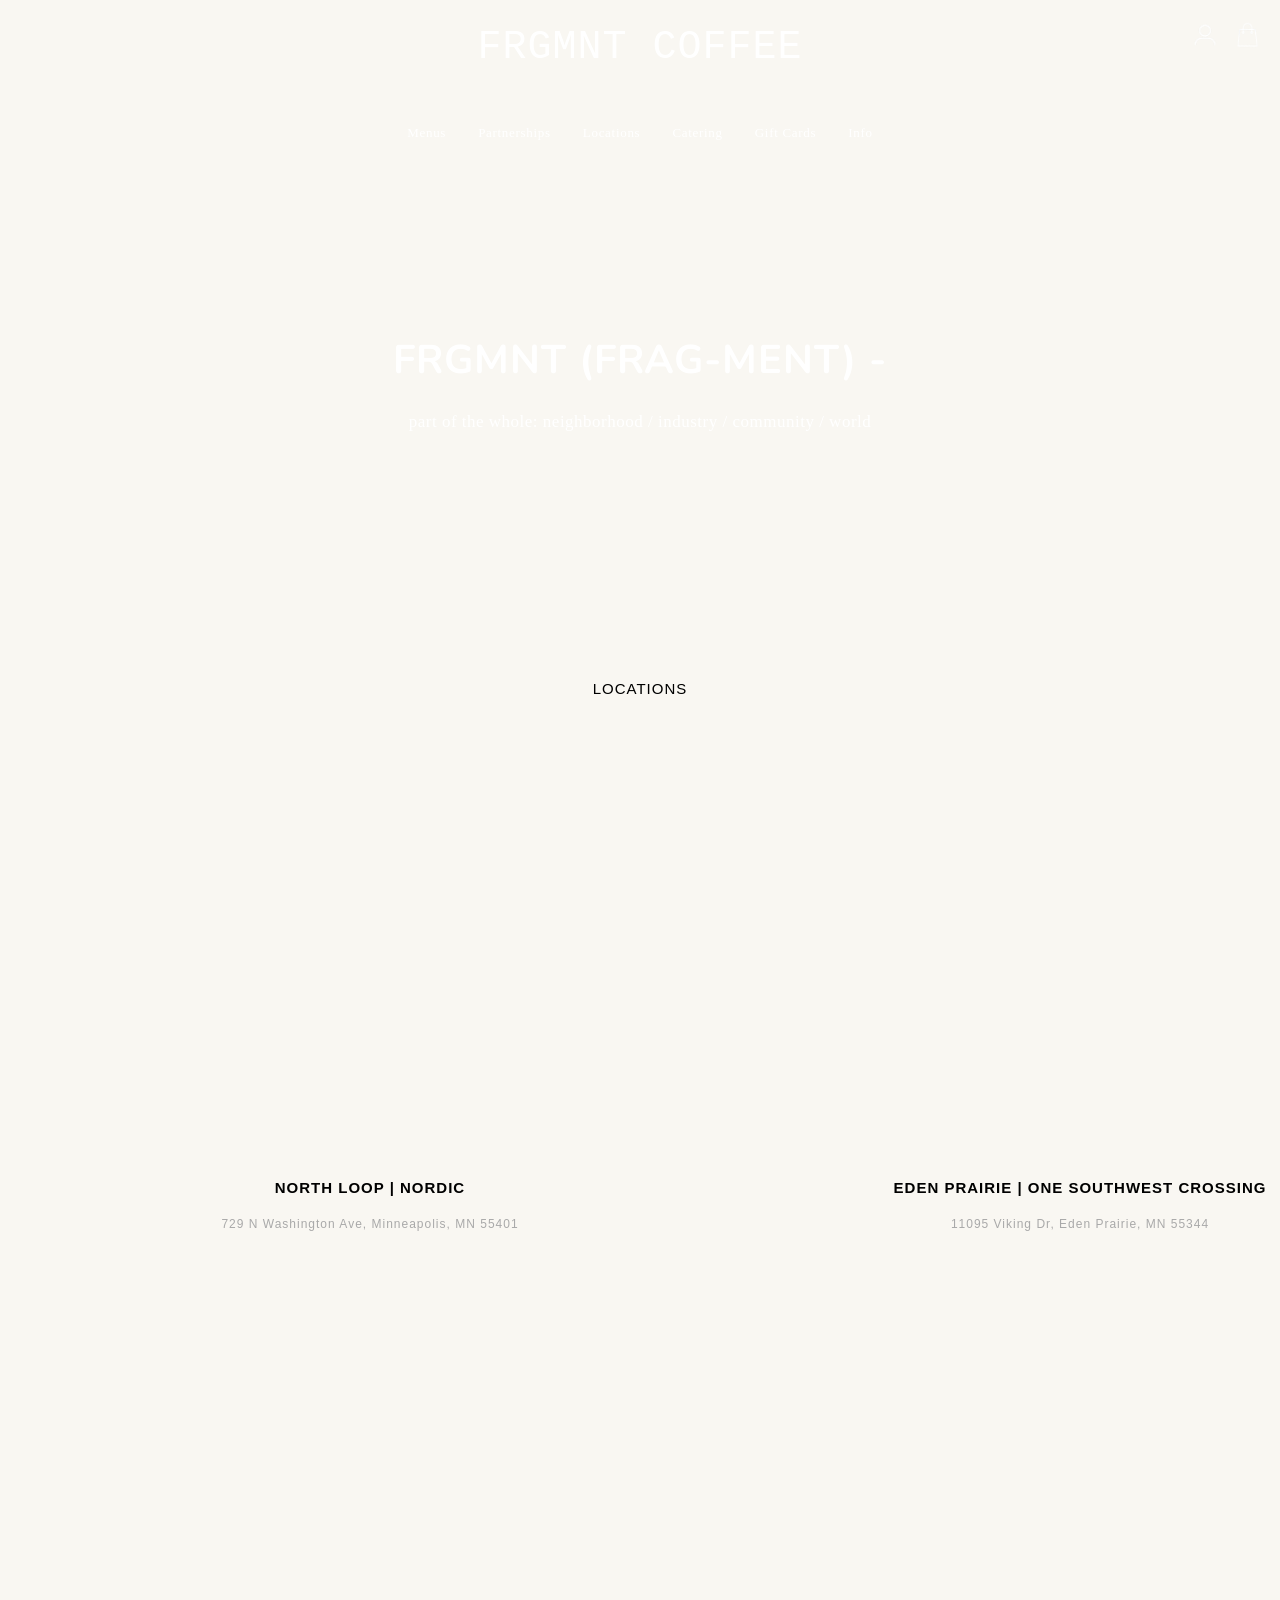
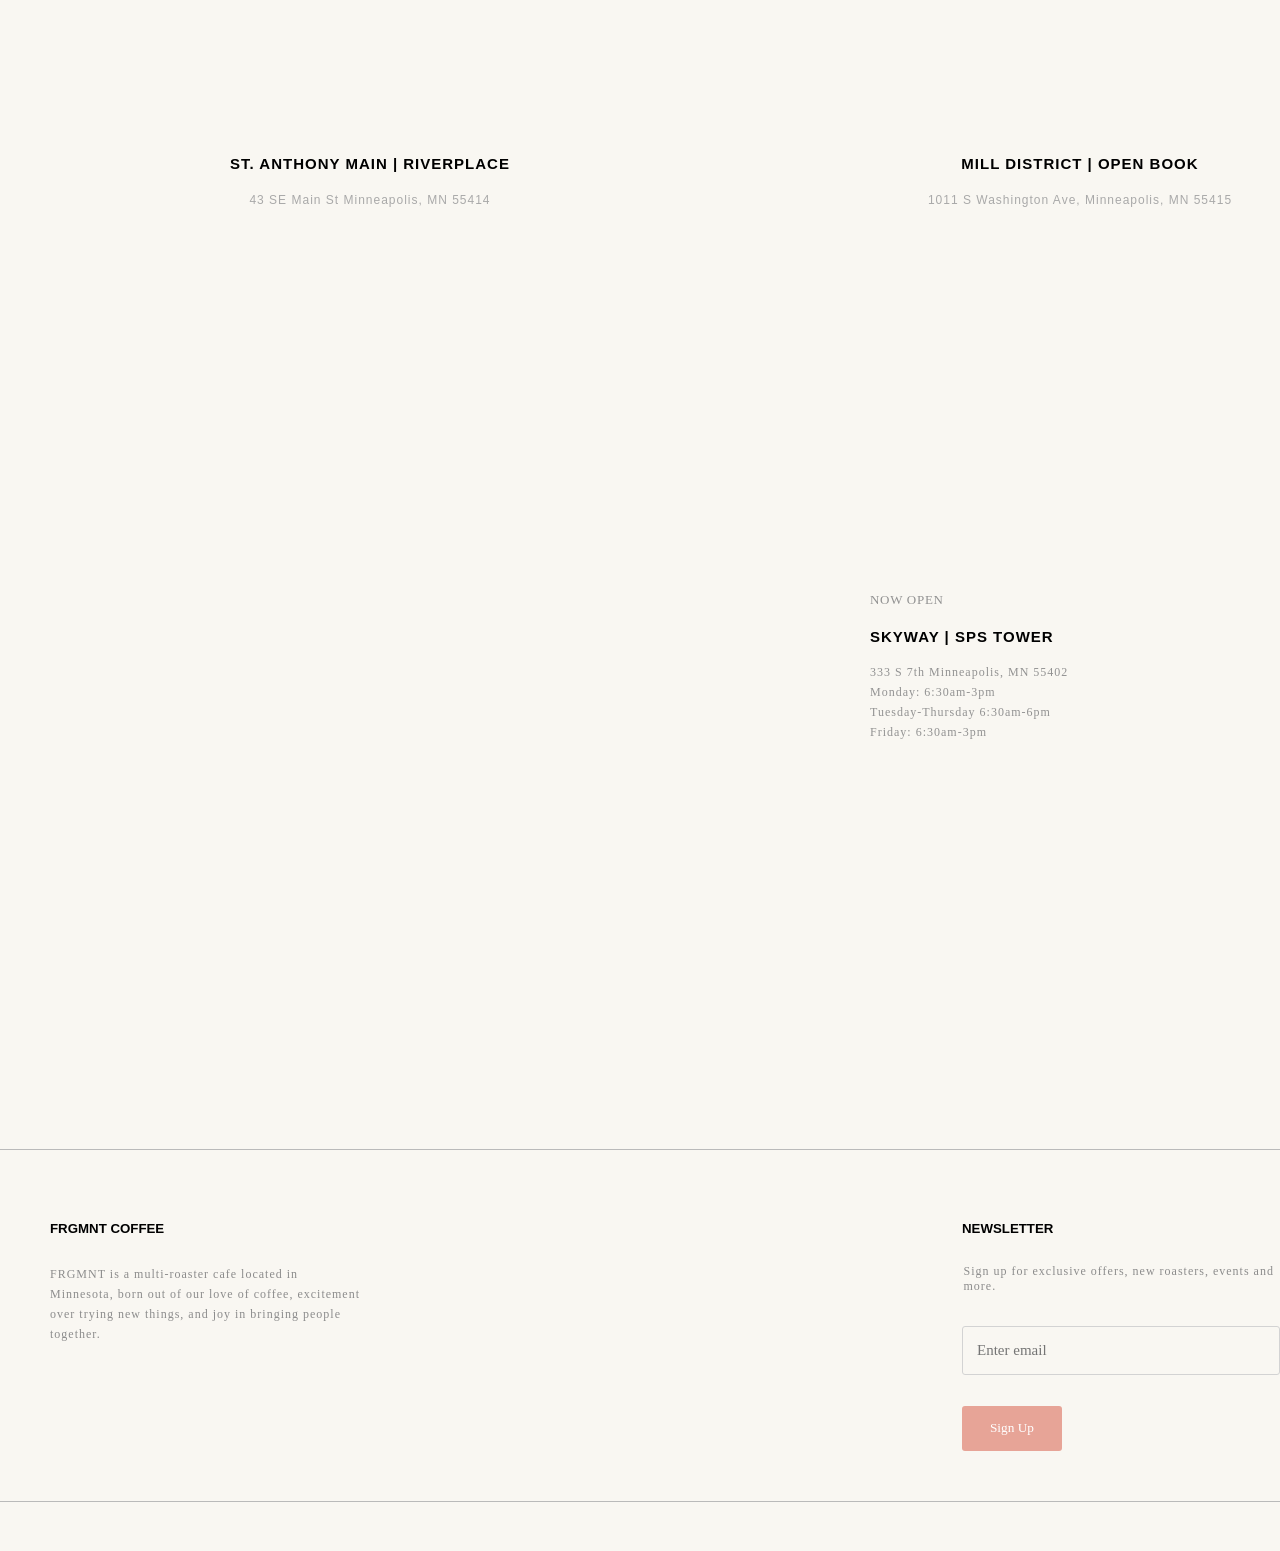
<file: index.html>
<!DOCTYPE html>
<html lang="en">
    <head>
        <meta charset="UTF-8">
        <meta name="viewport" content="width=device-width, initial-scale=1.0">
        <title>frgmnt-replication</title>
        <script src="website.js"></script>
        <link rel="stylesheet" href="style.css">
        <link rel="preconnect" href="https://fonts.googleapis.com">
        <link rel="preconnect" href="https://fonts.gstatic.com" crossorigin>
        <link href="https://fonts.googleapis.com/css2?family=Nunito:ital,wght@0,200..1000;1,200..1000&display=swap" rel="stylesheet">
    </head>
    <body>
        <div class="topSectionMain">
            <header class="header">
                <h1><a href="index.html">FRGMNT COFFEE</a></h1>
                <a href="shopping-cart.html">
                    <img class="shopping-bag" src="images/cart.png" alt="Cart">
                </a>
                <a href="profile.html">
                    <img class="profile-icon" src="images/user-white.png" alt="Profile">
                </a>
            </header>
            <nav class="topNav">
                <div class="dropdown">
                    <a href="#">Menus</a>
                    <div class="options-dropdown">
                        <a href="beverages.html">Beverages</a>
                        <a href="frgmnt-fares.html">FRGMNT Fares</a>
                    </div>
                </div>
                    <a href="partnership.html">Partnerships</a>
                <div class="dropdown">
                    <a href="#">Locations</a>
                    <div class="options-dropdown">
                        <a href="north-loop.html">North Loop</a>
                        <a href="eden-prairie.html">Eden Prairie</a>
                        <a href="st-anthony-main.html">St. Anthony Main</a>
                        <a href="mill-district.html">Mill District</a>
                        <a href="skyway.html">Skyway</a>
                    </div>
                </div>
                    <a href="catering.html">Catering</a>
                    <a href="gift-cards.html">Gift Cards</a>
                <div class="dropdown">
                    <a href="about.html">Info</a>
                    <div class="options-dropdown">
                        <a href="about.html">About</a>
                        <a href="jobs.html">Jobs</a>
                        <a href="contact.html">Contact</a>
                    </div>
                </div>
            </nav>
            <div class="pronounce">
                <h1>FRGMNT (FRAG-MENT) -</h1>
                <p>part of the whole: neighborhood / industry / community / world</p>
            </div>
        </div>
        <h1 class="loc">LOCATIONS</h1>
        <section class="locationSection">
            <div class="flex-container-main">
                <article class="locationInfo">
                    <div class="box box1"></div>
                    <h2>NORTH LOOP | NORDIC</h2>
                    <p>729 N Washington Ave, Minneapolis, MN 55401</p>
                </article>
                <article class="locationInfo">
                    <div class="box box2"></div>
                    <h2>EDEN PRAIRIE | ONE SOUTHWEST CROSSING</h2>
                    <p>11095 Viking Dr, Eden Prairie, MN 55344</p>
                </article>
                <article class="locationInfo">
                    <div class="box box3"></div>
                    <h2>ST. ANTHONY MAIN | RIVERPLACE</h2>
                    <p>43 SE Main St Minneapolis, MN 55414</p>
                </article>
                <article class="locationInfo">
                    <div class="box box4"></div>
                    <h2>MILL DISTRICT | OPEN BOOK</h2>
                    <p>1011 S Washington Ave, Minneapolis, MN 55415</p>
                </article> 
            </div>
        </section>
        <section class="newLocation">
            <div class="newLocImg"></div>
            <div class="newLocDescription">
                <h3>NOW OPEN</h3>
                <h4>SKYWAY | SPS TOWER</h4>
                <p>333 S 7th Minneapolis, MN 55402</p>
                <p>Monday: 6:30am-3pm</p>
                <p>Tuesday-Thursday 6:30am-6pm</p>
                <p>Friday: 6:30am-3pm</p>
            </div>
        </section>
        <hr>
        <footer class="bottom">
            <div class="bottomLeft">
                <h5>FRGMNT COFFEE</h5>
                <p>FRGMNT is a multi-roaster cafe located in Minnesota, born out of our love
                 of coffee, excitement over trying new things, and joy in bringing people together.</p>
            </div>
            <div class="bottomRight">
                <h5>NEWSLETTER</h5>
                <p>Sign up for exclusive offers, new roasters, events and more.</p>
                <form onsubmit="validateEmail(event)">
                    <input type="text" id="email" name="email" placeholder="Enter email">
                    <br>
                    <p id="error" style="color:rgb(199, 120, 120);"></p>
                    <button type="submit">Sign Up</button>
                </form>
            </div>
        </footer>
        <hr>
    </body>
</html>
</file>
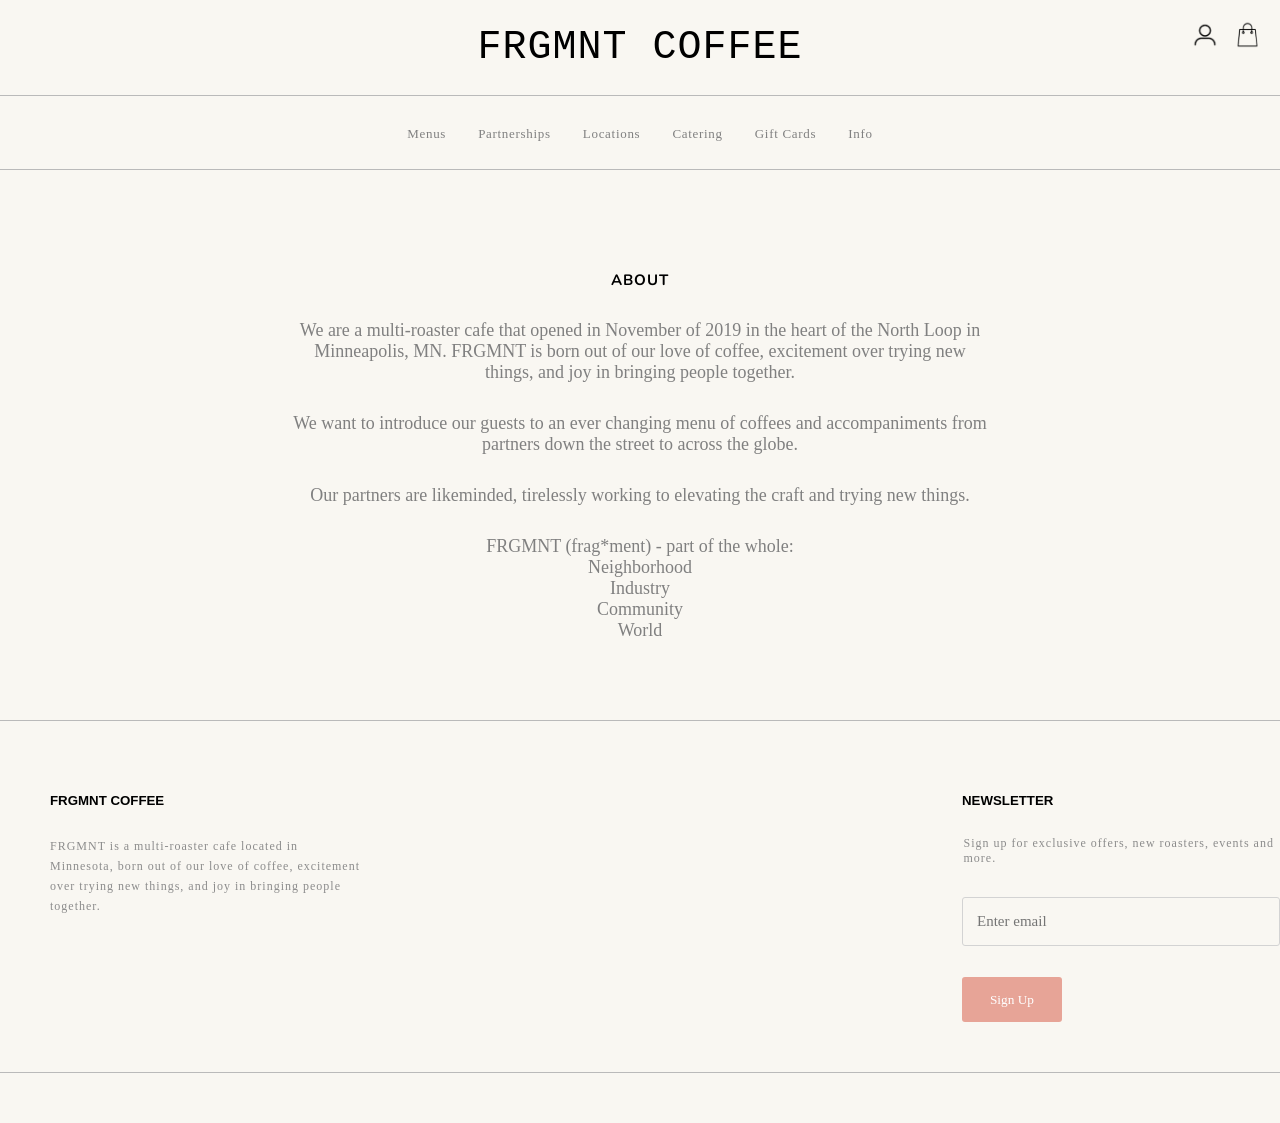
<file: about.html>
<!DOCTYPE html>
<html lang="en">
<head>
    <meta charset="UTF-8">
    <meta name="viewport" content="width=device-width, initial-scale=1.0">
    <link rel="stylesheet" href="style.css">
    <link rel="stylesheet" href="beverages.css">
    <link rel="stylesheet" href="frgmnt-fares.css">
    <link rel="stylesheet" href="north-loop.css">
    <link rel="stylesheet" href="about.css">
    <link rel="preconnect" href="https://fonts.googleapis.com">
    <link rel="preconnect" href="https://fonts.gstatic.com" crossorigin>
    <link href="https://fonts.googleapis.com/css2?family=Nunito:ital,wght@0,200..1000;1,200..1000&display=swap" rel="stylesheet">
    <title>About</title>
    <script src="website.js"></script>
</head>
<body>
    <div class="topSection">
        <header class="header">
            <h1><a href="index.html">FRGMNT COFFEE</a></h1>
            <a href="shopping-cart.html">
                <img class="shopping-bag" src="images/black-bag.png" alt="Cart">
            </a>
            <a href="profile.html">
                <img class="profile-icon" src="images/user-black.png" alt="Profile">
            </a>
        </header>
        <hr>
        <nav class="topNav">
            <div class="dropdown">
                <a href="#">Menus</a>
                <div class="options-dropdown">
                    <a href="beverages.html">Beverages</a>
                    <a href="frgmnt-fares.html">FRGMNT Fares</a>
                </div>
            </div>
                <a href="partnership.html">Partnerships</a>
            <div class="dropdown">
                <a href="#">Locations</a>
                <div class="options-dropdown">
                    <a href="north-loop.html">North Loop</a>
                    <a href="eden-prairie.html">Eden Prairie</a>
                    <a href="st-anthony-main.html">St. Anthony Main</a>
                    <a href="mill-district.html">Mill District</a>
                    <a href="skyway.html">Skyway</a>
                </div>
            </div>
                <a href="catering.html">Catering</a>
                <a href="gift-cards.html">Gift Cards</a>
            <div class="dropdown">
                <a href="about.html">Info</a>
                <div class="options-dropdown">
                    <a href="about.html">About</a>
                    <a href="jobs.html">Jobs</a>
                    <a href="contact.html">Contact</a>
                </div>
            </div>
        </nav>
        <hr>
    </div>

    <article class="middle-section">
        <section class="about">
            <h2>ABOUT</h2>
            <h3>We are a multi-roaster cafe that opened in November of 2019 in the heart of the North Loop in <br> Minneapolis, MN. FRGMNT is born out of our love of coffee, 
                excitement over trying new <br> things, and joy in bringing people together.
            </h3>
            <h3>
                We want to introduce our guests to an ever changing menu of coffees and accompaniments from <br> partners down the street to across the globe.
            </h3>
            <h3>
                Our partners are likeminded, tirelessly working to elevating the craft and trying new things.
            </h3>
            <h3>
                FRGMNT (frag*ment) - part of the whole: <br>
                Neighborhood <br>
                Industry <br>
                Community <br>
                World
            </h3>
        </section>
    </article>

    <hr>
    <footer class="bottom">
        <div class="bottomLeft">
            <h5>FRGMNT COFFEE</h5>
            <p>FRGMNT is a multi-roaster cafe located in Minnesota, born out of our love
             of coffee, excitement over trying new things, and joy in bringing people together.</p>
        </div>
        <div class="bottomRight">
            <h5>NEWSLETTER</h5>
            <p>Sign up for exclusive offers, new roasters, events and more.</p>
            <form onsubmit="validateEmail(event)">
                <input type="text" id="email" name="email" placeholder="Enter email">
                <br>
                <p id="error" style="color:rgb(199, 120, 120);"></p>
                <button type="submit">Sign Up</button>
            </form>
        </div>
    </footer>
    <hr>
</body>
</html>
</file>
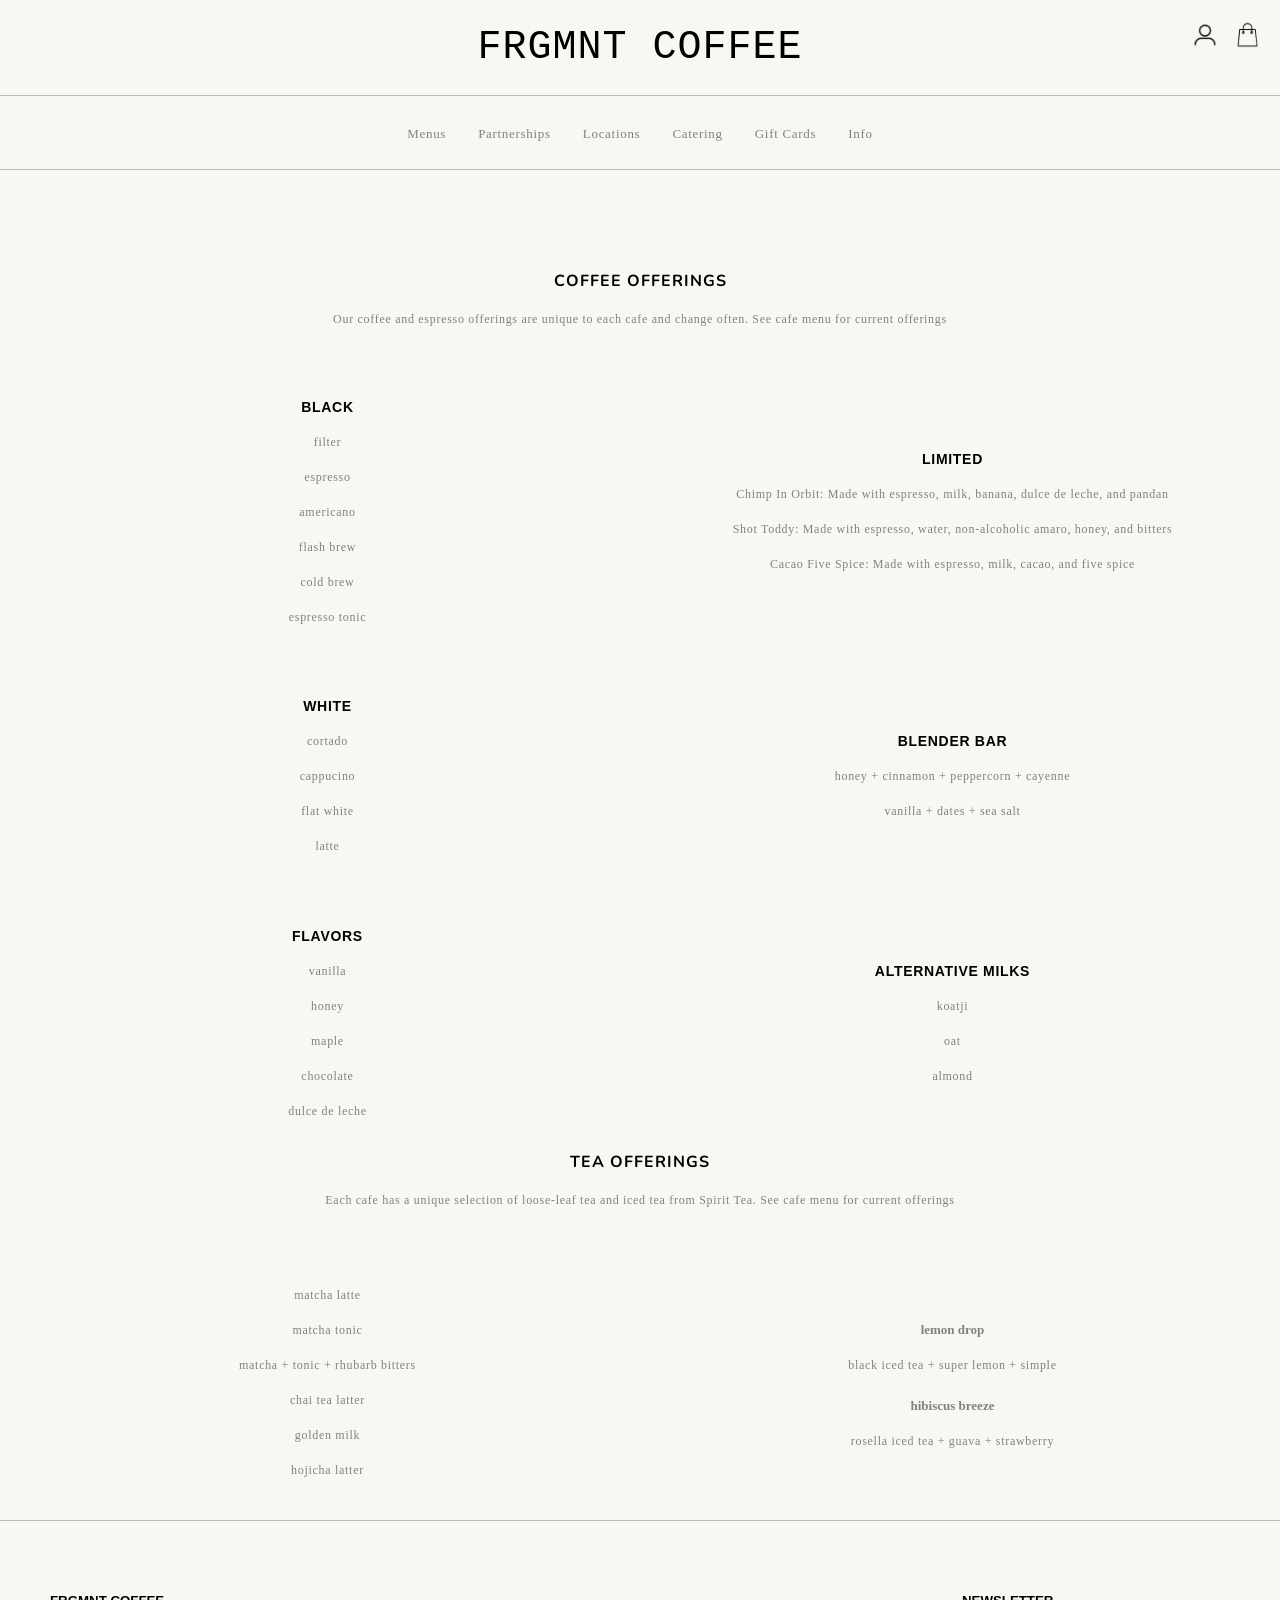
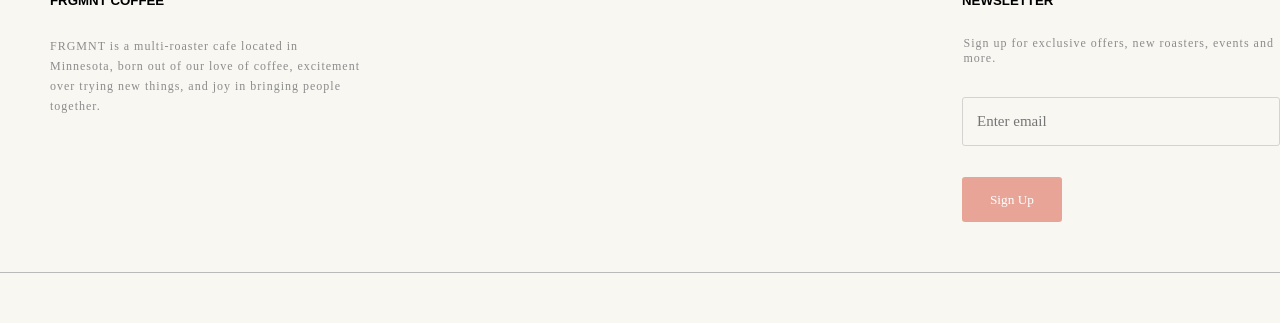
<file: beverages.html>
<!DOCTYPE html>
<html lang="en">
<head>
    <meta charset="UTF-8">
    <meta name="viewport" content="width=device-width, initial-scale=1.0">
    <link rel="stylesheet" href="style.css">
    <link rel="stylesheet" href="beverages.css">
    <link rel="preconnect" href="https://fonts.googleapis.com">
    <link rel="preconnect" href="https://fonts.gstatic.com" crossorigin>
    <link href="https://fonts.googleapis.com/css2?family=Nunito:ital,wght@0,200..1000;1,200..1000&display=swap" rel="stylesheet">
    <title>Beverages</title>
    <script src="website.js"></script>
</head>
<body>
    <div class="topSection">
        <header class="header">
            <h1><a href="index.html">FRGMNT COFFEE</a></h1>
            <a href="shopping-cart.html">
                <img class="shopping-bag" src="images/black-bag.png" alt="Cart">
            </a>
            <a href="profile.html">
                <img class="profile-icon" src="images/user-black.png" alt="Profile">
            </a>
        </header>
        <hr>
        <nav class="topNav">
            <div class="dropdown">
                <a href="#">Menus</a>
                <div class="options-dropdown">
                    <a href="beverages.html">Beverages</a>
                    <a href="frgmnt-fares.html">FRGMNT Fares</a>
                </div>
            </div>
                <a href="partnership.html">Partnerships</a>
            <div class="dropdown">
                <a href="#">Locations</a>
                <div class="options-dropdown">
                    <a href="north-loop.html">North Loop</a>
                    <a href="eden-prairie.html">Eden Prairie</a>
                    <a href="st-anthony-main.html">St. Anthony Main</a>
                    <a href="mill-district.html">Mill District</a>
                    <a href="skyway.html">Skyway</a>
                </div>
            </div>
                <a href="#catering">Catering</a>
                <a href="gift-cards.html">Gift Cards</a>
            <div class="dropdown">
                <a href="about.html">Info</a>
                <div class="options-dropdown">
                    <a href="about.html">About</a>
                    <a href="jobs.html">Jobs</a>
                    <a href="contact.html">Contact</a>
                </div>
            </div>
        </nav>
        <hr>
    </div>
    <article class="middle-section">
        <section class="coffee-offerings">
            <h1>COFFEE OFFERINGS</h1>
            <p>Our coffee and espresso offerings are unique to each cafe and change often. See cafe menu for current offerings</p>
            <div class="flex-container">
                <article class="coffee-types">
                    <h2>BLACK</h2>
                    <p>filter</p>
                    <p>espresso</p>
                    <p>americano</p>
                    <p>flash brew</p>
                    <p>cold brew</p>
                    <p>espresso tonic</p>
                </article>
                <article class="coffee-types">
                    <h2>LIMITED</h2>
                    <p>Chimp In Orbit: Made with espresso, milk, banana, dulce de leche, and pandan</p>
                    <p>Shot Toddy: Made with espresso, water, non-alcoholic amaro, honey, and bitters</p>
                    <p>Cacao Five Spice: Made with espresso, milk, cacao, and five spice</p>
                </article>
                <article class="coffee-types">
                    <h2>WHITE</h2>
                    <p>cortado</p>
                    <p>cappucino</p>
                    <p>flat white</p>
                    <p>latte</p>
                </article>
                <article class="coffee-types">
                    <h2>BLENDER BAR</h2>
                    <p>honey + cinnamon + peppercorn + cayenne</p>
                    <p>vanilla + dates + sea salt</p>
                </article> 
                <article class="coffee-types">
                    <h2>FLAVORS</h2>
                    <p>vanilla</p>
                    <p>honey</p>
                    <p>maple</p>
                    <p>chocolate</p>
                    <p>dulce de leche</p>
                </article>
                <article class="coffee-types">
                    <h2>ALTERNATIVE MILKS</h2>
                    <p>koatji</p>
                    <p>oat</p>
                    <p>almond</p>
                </article> 
            </div>
        </section>
        <section class="tea-offerings">
            <h1>TEA OFFERINGS</h1>
            <p>Each cafe has a unique selection of loose-leaf tea and iced tea from Spirit Tea. See cafe menu for current offerings</p>
            <div class="flex-container">
                <article class="tea-types">
                    <p>matcha latte</p>
                    <p>matcha tonic</p>
                    <p>matcha + tonic + rhubarb bitters</p>
                    <p>chai tea latter</p>
                    <p>golden milk</p>
                    <p>hojicha latter</p>
                </article>
                <article class="tea-types">
                    <h3>lemon drop</h3>
                    <p>black iced tea + super lemon + simple</p>
                    <h3>hibiscus breeze</h3>
                    <p>rosella iced tea + guava + strawberry</p>
                </article>
            </div>
        </section>
    </article>
    <hr>
    <footer class="bottom">
        <div class="bottomLeft">
            <h5>FRGMNT COFFEE</h5>
            <p>FRGMNT is a multi-roaster cafe located in Minnesota, born out of our love
             of coffee, excitement over trying new things, and joy in bringing people together.</p>
        </div>
        <div class="bottomRight">
            <h5>NEWSLETTER</h5>
            <p>Sign up for exclusive offers, new roasters, events and more.</p>
            <form onsubmit="validateEmail(event)">
                <input type="text" id="email" name="email" placeholder="Enter email">
                <br>
                <p id="error" style="color:rgb(199, 120, 120);"></p>
                <button type="submit">Sign Up</button>
            </form>
        </div>
    </footer>
    <hr>
</body>
</html>
</file>
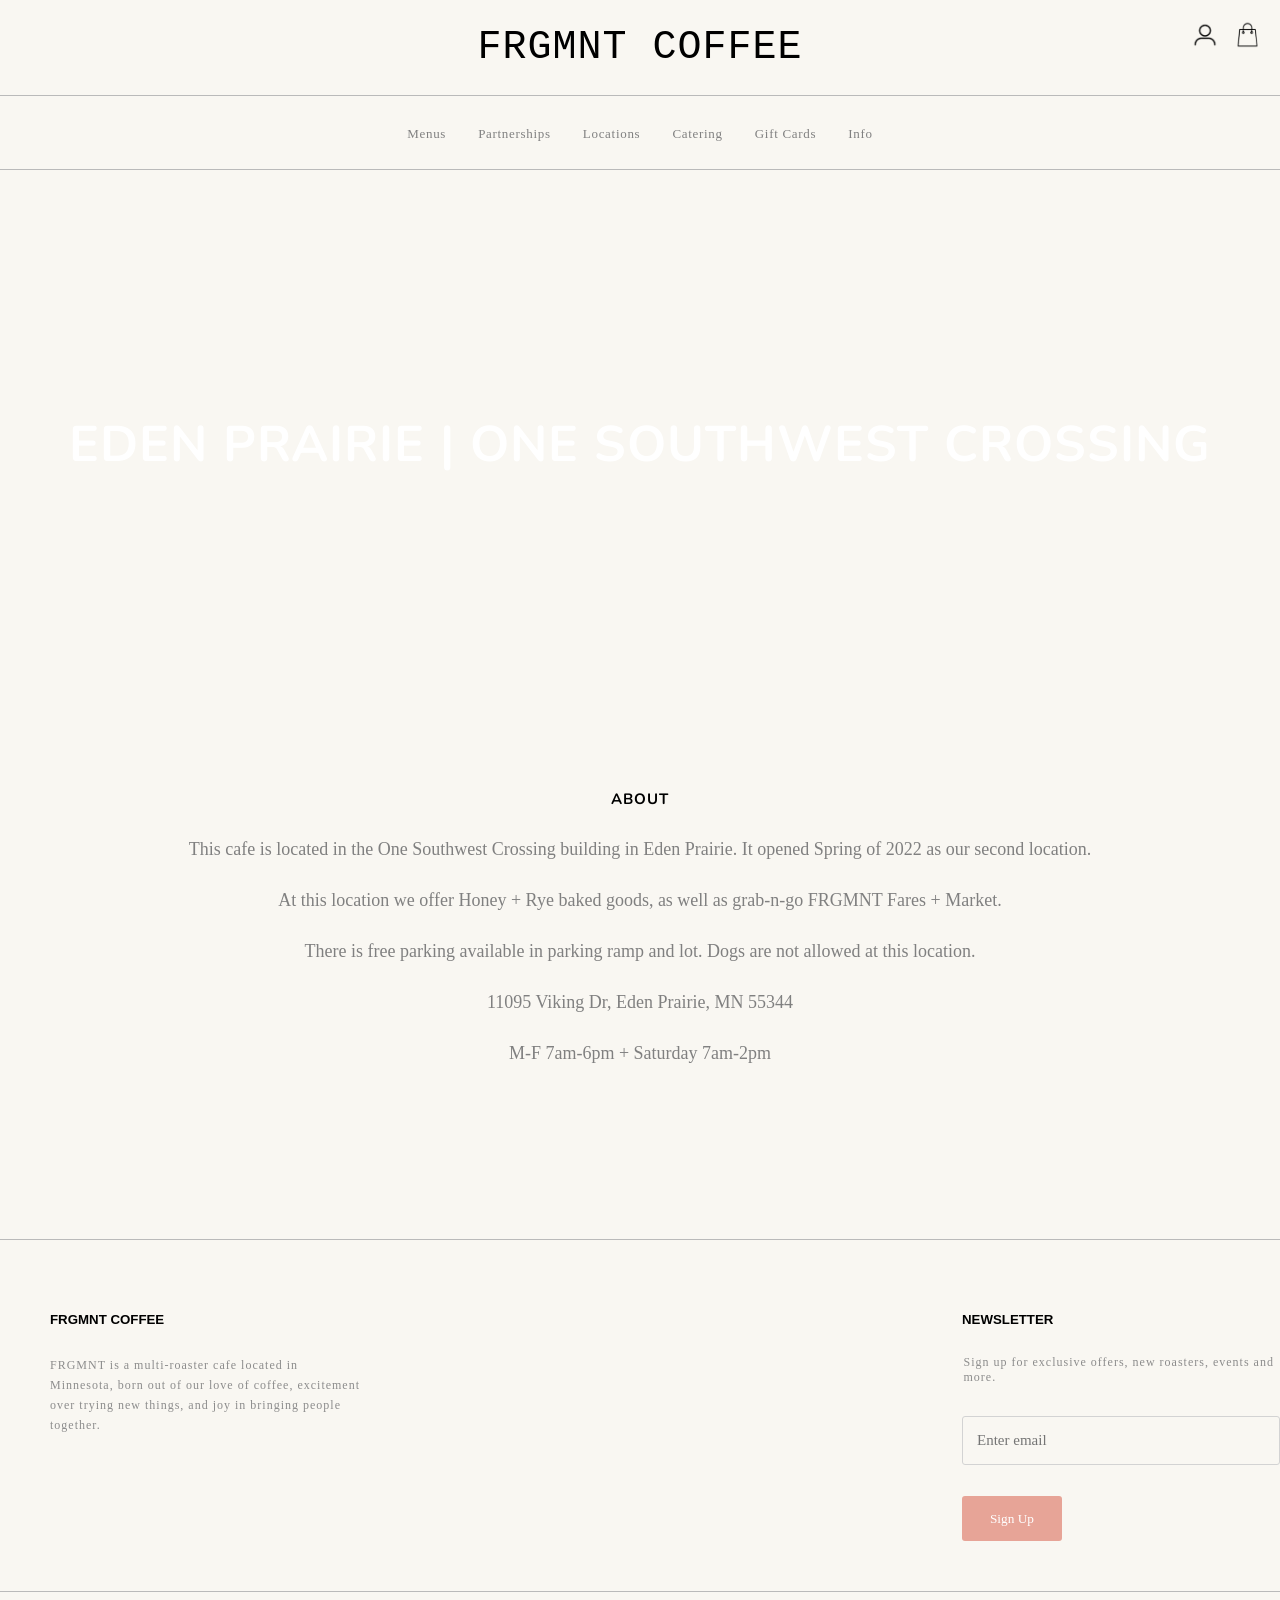
<file: eden-prairie.html>
<!DOCTYPE html>
<html lang="en">
<head>
    <meta charset="UTF-8">
    <meta name="viewport" content="width=device-width, initial-scale=1.0">
    <link rel="stylesheet" href="style.css">
    <link rel="stylesheet" href="beverages.css">
    <link rel="stylesheet" href="frgmnt-fares.css">
    <link rel="stylesheet" href="north-loop.css">
    <link rel="stylesheet" href="eden-prairie.css">
    <link rel="preconnect" href="https://fonts.googleapis.com">
    <link rel="preconnect" href="https://fonts.gstatic.com" crossorigin>
    <link href="https://fonts.googleapis.com/css2?family=Nunito:ital,wght@0,200..1000;1,200..1000&display=swap" rel="stylesheet">
    <title>Eden Prairie</title>
    <script src="website.js"></script>
</head>
<body>
    <div class="topSection">
        <header class="header">
            <h1><a href="index.html">FRGMNT COFFEE</a></h1>
            <a href="shopping-cart.html">
                <img class="shopping-bag" src="images/black-bag.png" alt="Cart">
            </a>
            <a href="profile.html">
                <img class="profile-icon" src="images/user-black.png" alt="Profile">
            </a>
        </header>
        <hr>
        <nav class="topNav">
            <div class="dropdown">
                <a href="#">Menus</a>
                <div class="options-dropdown">
                    <a href="beverages.html">Beverages</a>
                    <a href="frgmnt-fares.html">FRGMNT Fares</a>
                </div>
            </div>
                <a href="partnership.html">Partnerships</a>
            <div class="dropdown">
                <a href="#">Locations</a>
                <div class="options-dropdown">
                    <a href="north-loop.html">North Loop</a>
                    <a href="eden-prairie.html">Eden Prairie</a>
                    <a href="st-anthony-main.html">St. Anthony Main</a>
                    <a href="mill-district.html">Mill District</a>
                    <a href="skyway.html">Skyway</a>
                </div>
            </div>
                <a href="catering.html">Catering</a>
                <a href="gift-cards.html">Gift Cards</a>
            <div class="dropdown">
                <a href="about.html">Info</a>
                <div class="options-dropdown">
                    <a href="about.html">About</a>
                    <a href="jobs.html">Jobs</a>
                    <a href="contact.html">Contact</a>
                </div>
            </div>
        </nav>
        <hr>
        <section class="img-section">
            <h1>EDEN PRAIRIE | ONE SOUTHWEST CROSSING</h1>
        </section>
    </div>

    <article class="middle-section">
        <section class="about">
            <h2>ABOUT</h2>
            <h3>This cafe is located in the One Southwest Crossing building in Eden Prairie. It opened Spring of 2022 as our second location.</h3>
            <h3>At this location we offer Honey + Rye baked goods, as well as grab-n-go FRGMNT Fares + Market.</h3>    
            <h3>There is free parking available in parking ramp and lot. Dogs are not allowed at this location.</h3>      
            <h3>11095 Viking Dr, Eden Prairie, MN 55344</h3>
            <h3>M-F 7am-6pm + Saturday 7am-2pm</h3>
        </section>
    </article>

    <hr>
    <footer class="bottom">
        <div class="bottomLeft">
            <h5>FRGMNT COFFEE</h5>
            <p>FRGMNT is a multi-roaster cafe located in Minnesota, born out of our love
             of coffee, excitement over trying new things, and joy in bringing people together.</p>
        </div>
        <div class="bottomRight">
            <h5>NEWSLETTER</h5>
            <p>Sign up for exclusive offers, new roasters, events and more.</p>
            <form onsubmit="validateEmail(event)">
                <input type="text" id="email" name="email" placeholder="Enter email">
                <br>
                <p id="error" style="color:rgb(199, 120, 120);"></p>
                <button type="submit">Sign Up</button>
            </form>
        </div>
    </footer>
    <hr>
</body>
</html>
</file>
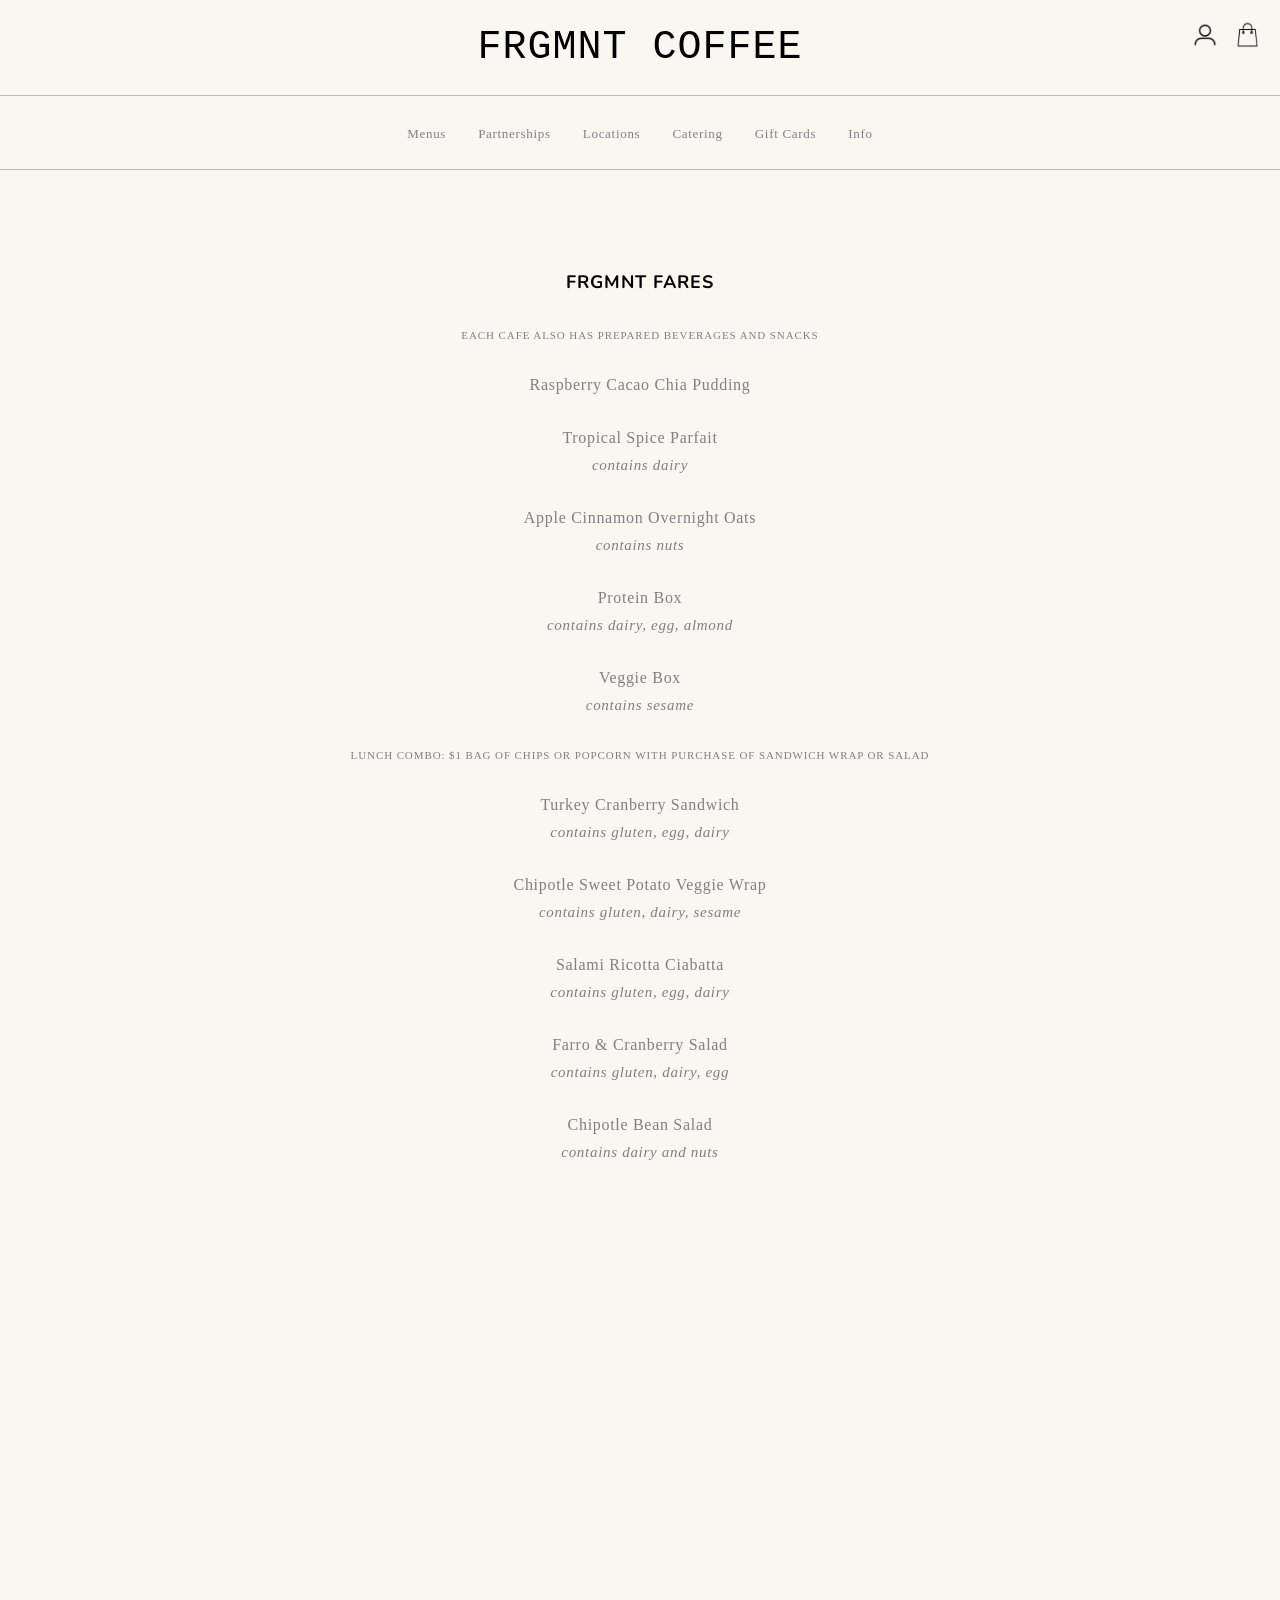
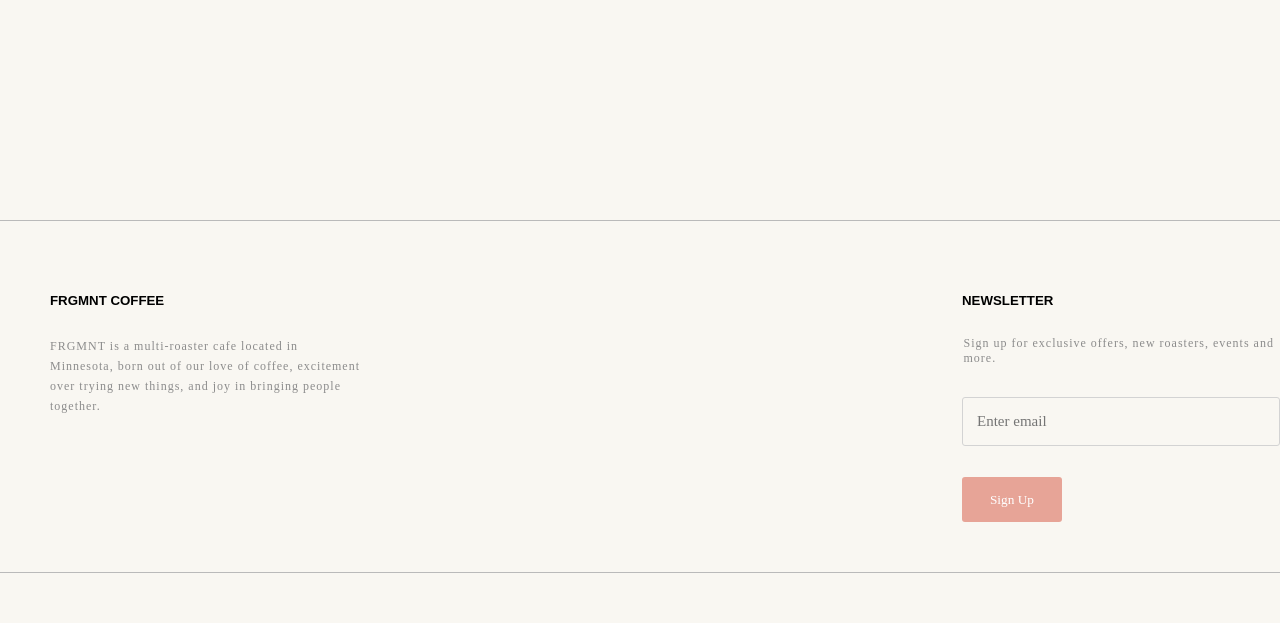
<file: frgmnt-fares.html>
<!DOCTYPE html>
<html lang="en">
<head>
    <meta charset="UTF-8">
    <meta name="viewport" content="width=device-width, initial-scale=1.0">
    <link rel="stylesheet" href="style.css">
    <link rel="stylesheet" href="beverages.css">
    <link rel="stylesheet" href="frgmnt-fares.css">
    <link rel="preconnect" href="https://fonts.googleapis.com">
    <link rel="preconnect" href="https://fonts.gstatic.com" crossorigin>
    <link href="https://fonts.googleapis.com/css2?family=Nunito:ital,wght@0,200..1000;1,200..1000&display=swap" rel="stylesheet">
    <title>frgmnt fares</title>
    <script src="website.js"></script>
</head>
<body>
    <div class="topSection">
        <header class="header">
            <h1><a href="index.html">FRGMNT COFFEE</a></h1>
            <a href="shopping-cart.html">
                <img class="shopping-bag" src="images/black-bag.png" alt="Cart">
            </a>
            <a href="profile.html">
                <img class="profile-icon" src="images/user-black.png" alt="Profile">
            </a>
        </header>
        <hr>
        <nav class="topNav">
            <div class="dropdown">
                <a href="#">Menus</a>
                <div class="options-dropdown">
                    <a href="beverages.html">Beverages</a>
                    <a href="frgmnt-fares.html">FRGMNT Fares</a>
                </div>
            </div>
                <a href="partnership.html">Partnerships</a>
            <div class="dropdown">
                <a href="#">Locations</a>
                <div class="options-dropdown">
                    <a href="north-loop.html">North Loop</a>
                    <a href="eden-prairie.html">Eden Prairie</a>
                    <a href="st-anthony-main.html">St. Anthony Main</a>
                    <a href="mill-district.html">Mill District</a>
                    <a href="skyway.html">Skyway</a>
                </div>
            </div>
                <a href="catering.html">Catering</a>
                <a href="gift-cards.html">Gift Cards</a>
            <div class="dropdown">
                <a href="about.html">Info</a>
                <div class="options-dropdown">
                    <a href="about.html">About</a>
                    <a href="jobs.html">Jobs</a>
                    <a href="contact.html">Contact</a>
                </div>
            </div>
        </nav>
        <hr>
    </div>

    <article class="middle-section">
        <section class="fare-info">
            <h1>FRGMNT FARES</h1>
            <h4>EACH CAFE ALSO HAS PREPARED BEVERAGES AND SNACKS</h4>
            <h2>Raspberry Cacao Chia Pudding</h2>
            <h2>Tropical Spice Parfait</h2>
            <h3>contains dairy</h3>
            <h2>Apple Cinnamon Overnight Oats</h2>
            <h3>contains nuts</h3>
            <h2>Protein Box</h2>
            <h3>contains dairy, egg, almond</h3>
            <h2>Veggie Box</h2>
            <h3>contains sesame</h3>
            <h4>LUNCH COMBO: $1 BAG OF CHIPS OR POPCORN WITH PURCHASE OF SANDWICH WRAP OR SALAD</h4>
            <h2>Turkey Cranberry Sandwich</h2>
            <h3>contains gluten, egg, dairy</h3>
            <h2>Chipotle Sweet Potato Veggie Wrap</h2>
            <h3>contains gluten, dairy, sesame</h3>
            <h2>Salami Ricotta Ciabatta</h2>
            <h3>contains gluten, egg, dairy</h3>
            <h2>Farro & Cranberry Salad </h2>
            <h3>contains gluten, dairy, egg</h3>
            <h2>Chipotle Bean Salad</h2>
            <h3>contains dairy and nuts</h3>
        </section>
        <div class="flex-container-food">
            <div class="box box1-food"></div>
            <div class="box box2-food"></div>
        </div>
    </article>


    <hr>
    <footer class="bottom">
        <div class="bottomLeft">
            <h5>FRGMNT COFFEE</h5>
            <p>FRGMNT is a multi-roaster cafe located in Minnesota, born out of our love
             of coffee, excitement over trying new things, and joy in bringing people together.</p>
        </div>
        <div class="bottomRight">
            <h5>NEWSLETTER</h5>
            <p>Sign up for exclusive offers, new roasters, events and more.</p>
            <form onsubmit="validateEmail(event)">
                <input type="text" id="email" name="email" placeholder="Enter email">
                <br>
                <p id="error" style="color:rgb(199, 120, 120);"></p>
                <button type="submit">Sign Up</button>
            </form>
        </div>
    </footer>
    <hr>
</body>
</html>
</file>
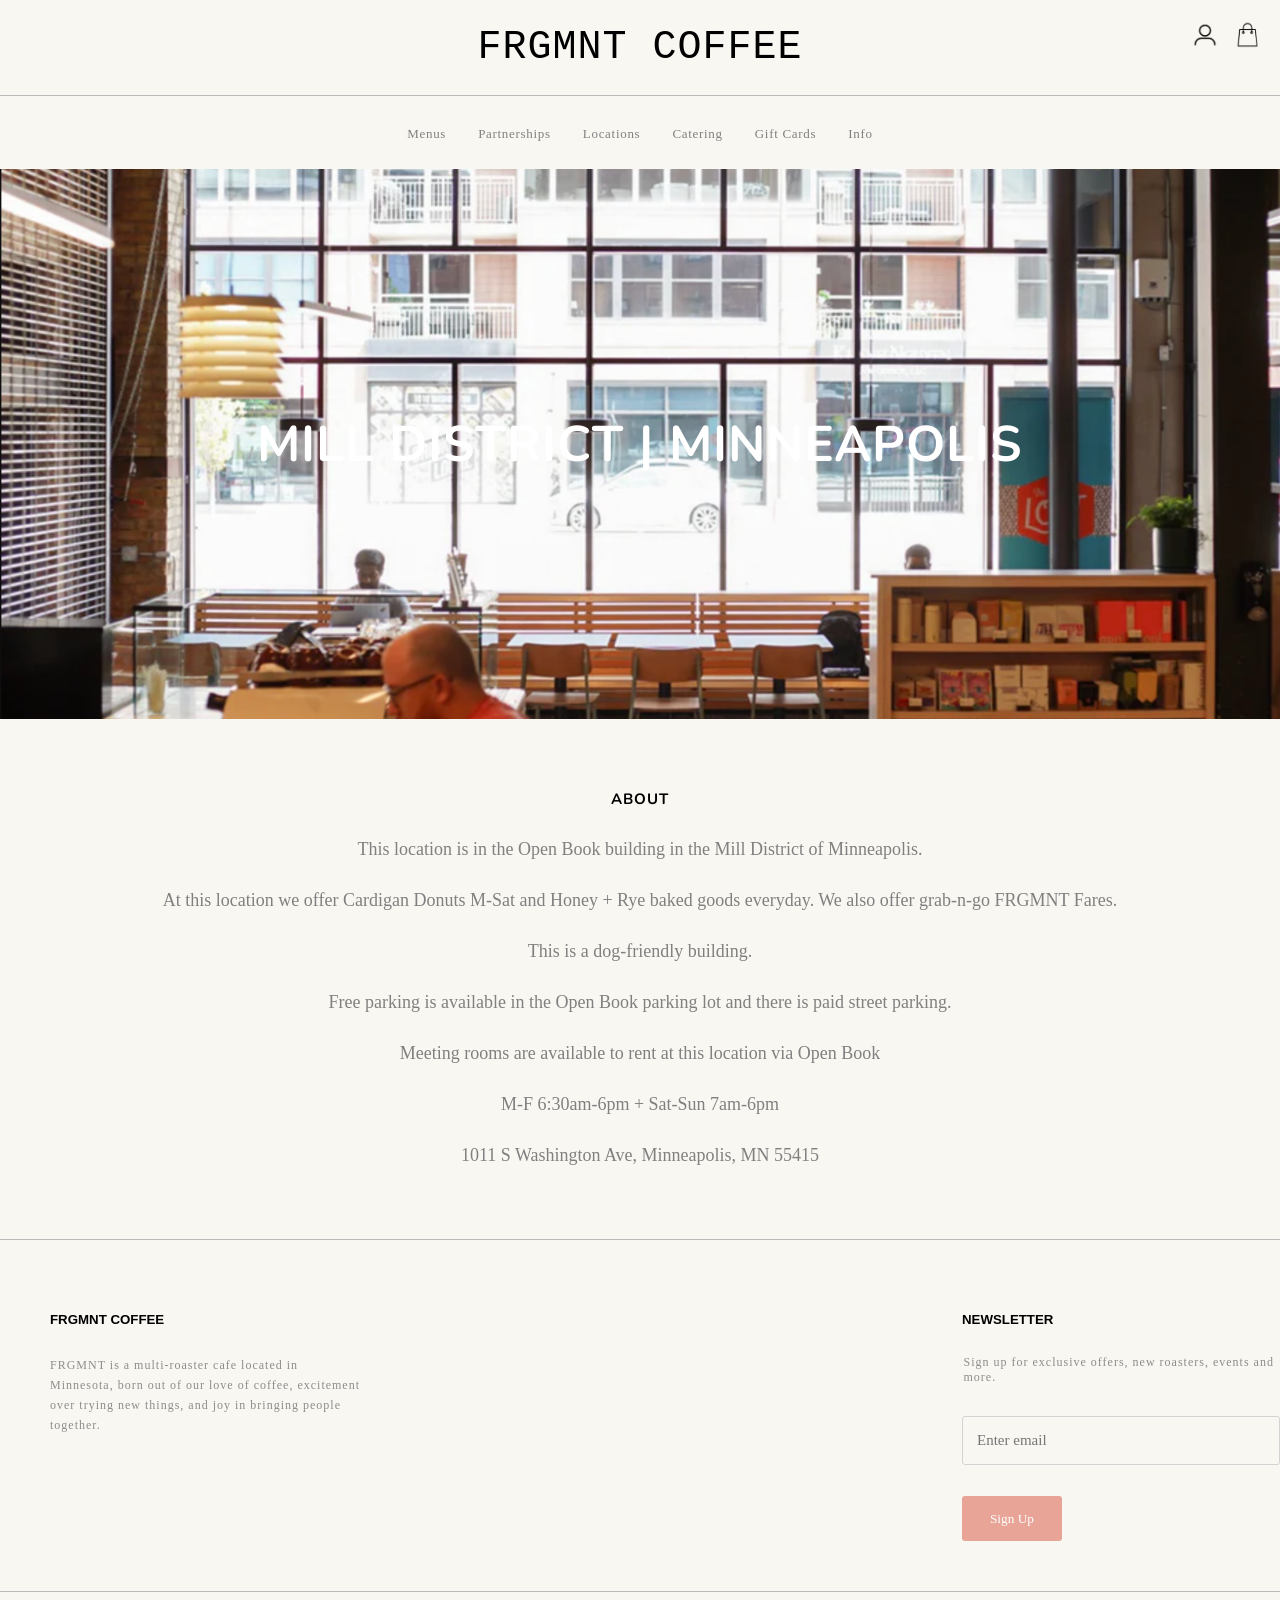
<file: mill-district copy.html>
<!DOCTYPE html>
<html lang="en">
<head>
    <meta charset="UTF-8">
    <meta name="viewport" content="width=device-width, initial-scale=1.0">
    <link rel="stylesheet" href="style.css">
    <link rel="stylesheet" href="beverages.css">
    <link rel="stylesheet" href="frgmnt-fares.css">
    <link rel="stylesheet" href="north-loop.css">
    <link rel="stylesheet" href="mill-district.css">
    <link rel="preconnect" href="https://fonts.googleapis.com">
    <link rel="preconnect" href="https://fonts.gstatic.com" crossorigin>
    <link href="https://fonts.googleapis.com/css2?family=Nunito:ital,wght@0,200..1000;1,200..1000&display=swap" rel="stylesheet">
    <title>Mill District</title>
    <script src="website.js"></script>
</head>
<body>
    <div class="topSection">
        <header class="header">
            <h1><a href="index.html">FRGMNT COFFEE</a></h1>
            <a href="shopping-cart.html">
                <img class="shopping-bag" src="images/black-bag.png" alt="Cart">
            </a>
            <a href="profile.html">
                <img class="profile-icon" src="images/user-black.png" alt="Profile">
            </a>
        </header>
        <hr>
        <nav class="topNav">
            <div class="dropdown">
                <a href="#">Menus</a>
                <div class="options-dropdown">
                    <a href="beverages.html">Beverages</a>
                    <a href="frgmnt-fares.html">FRGMNT Fares</a>
                </div>
            </div>
                <a href="partnership.html">Partnerships</a>
            <div class="dropdown">
                <a href="#">Locations</a>
                <div class="options-dropdown">
                    <a href="north-loop.html">North Loop</a>
                    <a href="eden-prairie.html">Eden Prairie</a>
                    <a href="st-anthony-main.html">St. Anthony Main</a>
                    <a href="mill-district.html">Mill District</a>
                    <a href="skyway.html">Skyway</a>
                </div>
            </div>
                <a href="catering.html">Catering</a>
                <a href="gift-cards.html">Gift Cards</a>
            <div class="dropdown">
                <a href="about.html">Info</a>
                <div class="options-dropdown">
                    <a href="about.html">About</a>
                    <a href="jobs.html">Jobs</a>
                    <a href="contact.html">Contact</a>
                </div>
            </div>
        </nav>
        <hr>
        <section class="img-section">
            <h1>MILL DISTRICT | MINNEAPOLIS</h1>
        </section>
    </div>

    <article class="middle-section">
        <section class="about">
            <h2>ABOUT</h2>
            <h3>This location is in the Open Book building in the Mill District of Minneapolis.</h3>
            <h3>At this location we offer Cardigan Donuts M-Sat and Honey + Rye baked goods everyday. We also offer grab-n-go FRGMNT Fares.</h3>    
            <h3>This is a dog-friendly building.</h3>
            <h3>Free parking is available in the Open Book parking lot and there is paid street parking.</h3>
            <h3>Meeting rooms are available to rent at this location via Open Book</h3>
            <h3>M-F 6:30am-6pm + Sat-Sun 7am-6pm</h3>
            <h3>1011 S Washington Ave, Minneapolis, MN 55415</h3>
        </section>
    </article>

    <hr>
    <footer class="bottom">
        <div class="bottomLeft">
            <h5>FRGMNT COFFEE</h5>
            <p>FRGMNT is a multi-roaster cafe located in Minnesota, born out of our love
             of coffee, excitement over trying new things, and joy in bringing people together.</p>
        </div>
        <div class="bottomRight">
            <h5>NEWSLETTER</h5>
            <p>Sign up for exclusive offers, new roasters, events and more.</p>
            <form onsubmit="validateEmail(event)">
                <input type="text" id="email" name="email" placeholder="Enter email">
                <br>
                <p id="error" style="color:rgb(199, 120, 120);"></p>
                <button type="submit">Sign Up</button>
            </form>
        </div>
    </footer>
    <hr>
</body>
</html>
</file>
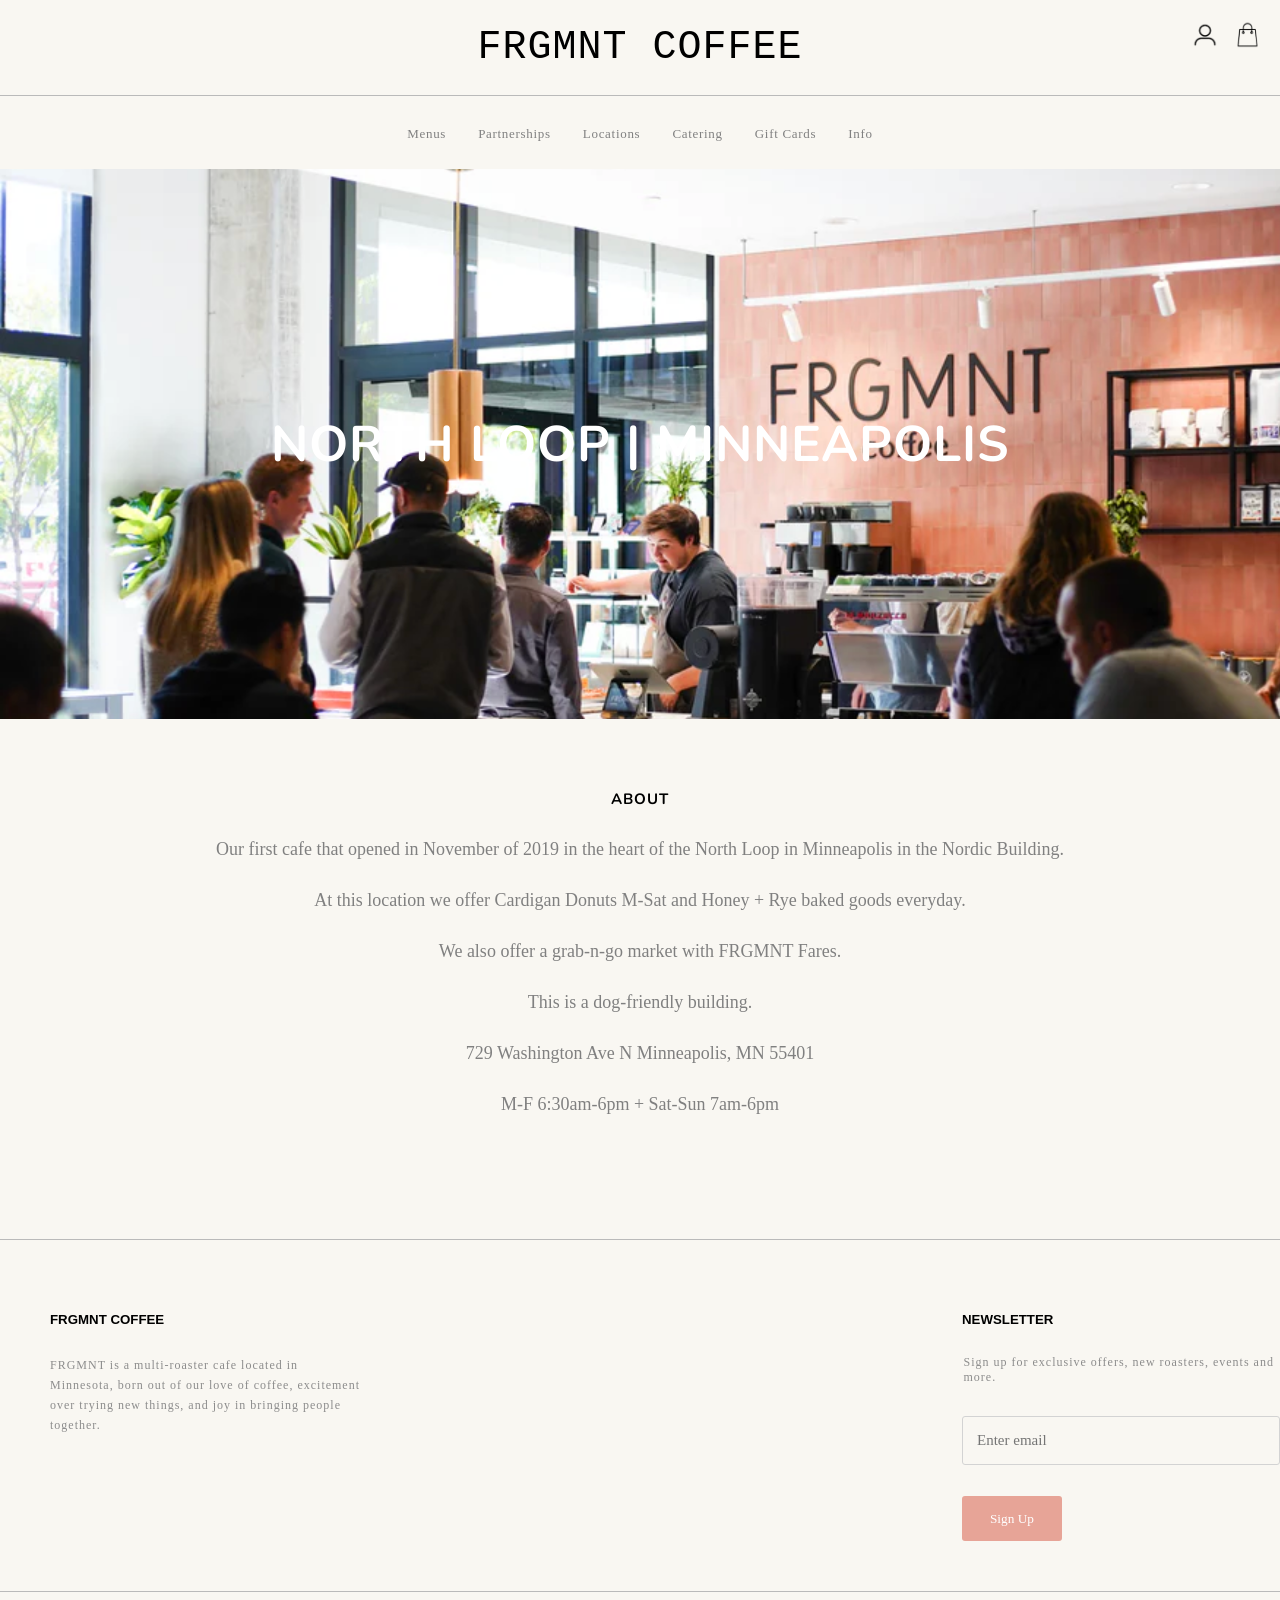
<file: north-loop.html>
<!DOCTYPE html>
<html lang="en">
<head>
    <meta charset="UTF-8">
    <meta name="viewport" content="width=device-width, initial-scale=1.0">
    <link rel="stylesheet" href="style.css">
    <link rel="stylesheet" href="beverages.css">
    <link rel="stylesheet" href="frgmnt-fares.css">
    <link rel="stylesheet" href="north-loop.css">
    <link rel="preconnect" href="https://fonts.googleapis.com">
    <link rel="preconnect" href="https://fonts.gstatic.com" crossorigin>
    <link href="https://fonts.googleapis.com/css2?family=Nunito:ital,wght@0,200..1000;1,200..1000&display=swap" rel="stylesheet">
    <title>North Loop</title>
    <script src="website.js"></script>
</head>
<body>
    <div class="topSection">
        <header class="header">
            <h1><a href="index.html">FRGMNT COFFEE</a></h1>
            <a href="shopping-cart.html">
                <img class="shopping-bag" src="images/black-bag.png" alt="Cart">
            </a>
            <a href="profile.html">
                <img class="profile-icon" src="images/user-black.png" alt="Profile">
            </a>
        </header>
        <hr>
        <nav class="topNav">
            <div class="dropdown">
                <a href="#">Menus</a>
                <div class="options-dropdown">
                    <a href="beverages.html">Beverages</a>
                    <a href="frgmnt-fares.html">FRGMNT Fares</a>
                </div>
            </div>
                <a href="partnership.html">Partnerships</a>
            <div class="dropdown">
                <a href="#">Locations</a>
                <div class="options-dropdown">
                    <a href="north-loop.html">North Loop</a>
                    <a href="eden-prairie.html">Eden Prairie</a>
                    <a href="st-anthony-main.html">St. Anthony Main</a>
                    <a href="mill-district.html">Mill District</a>
                    <a href="skyway.html">Skyway</a>
                </div>
            </div>
                <a href="catering.html">Catering</a>
                <a href="gift-cards.html">Gift Cards</a>
            <div class="dropdown">
                <a href="about.html">Info</a>
                <div class="options-dropdown">
                    <a href="about.html">About</a>
                    <a href="jobs.html">Jobs</a>
                    <a href="contact.html">Contact</a>
                </div>
            </div>
        </nav>
        <hr>
        <section class="img-section">
            <h1>NORTH LOOP | MINNEAPOLIS</h1>
        </section>
    </div>

    <article class="middle-section">
        <section class="about">
            <h2>ABOUT</h2>
            <h3>Our first cafe that opened in November of 2019 in the heart of the North Loop in Minneapolis in the Nordic Building.</h3>
            <h3>At this location we offer Cardigan Donuts M-Sat and Honey + Rye baked goods everyday.</h3>    
            <h3>We also offer a grab-n-go market with FRGMNT Fares.</h3>      
            <h3>This is a dog-friendly building.</h3>
            <h3>729 Washington Ave N Minneapolis, MN 55401</h3>
            <h3> M-F 6:30am-6pm + Sat-Sun 7am-6pm</h3>
        </section>
    </article>

    <hr>
        <footer class="bottom">
            <div class="bottomLeft">
                <h5>FRGMNT COFFEE</h5>
                <p>FRGMNT is a multi-roaster cafe located in Minnesota, born out of our love
                 of coffee, excitement over trying new things, and joy in bringing people together.</p>
            </div>
            <div class="bottomRight">
                <h5>NEWSLETTER</h5>
                <p>Sign up for exclusive offers, new roasters, events and more.</p>
                <form onsubmit="validateEmail(event)">
                    <input type="text" id="email" name="email" placeholder="Enter email">
                    <br>
                    <p id="error" style="color:rgb(199, 120, 120);"></p>
                    <button type="submit">Sign Up</button>
                </form>
            </div>
        </footer>
        <hr>
    </body>
</html>
</file>
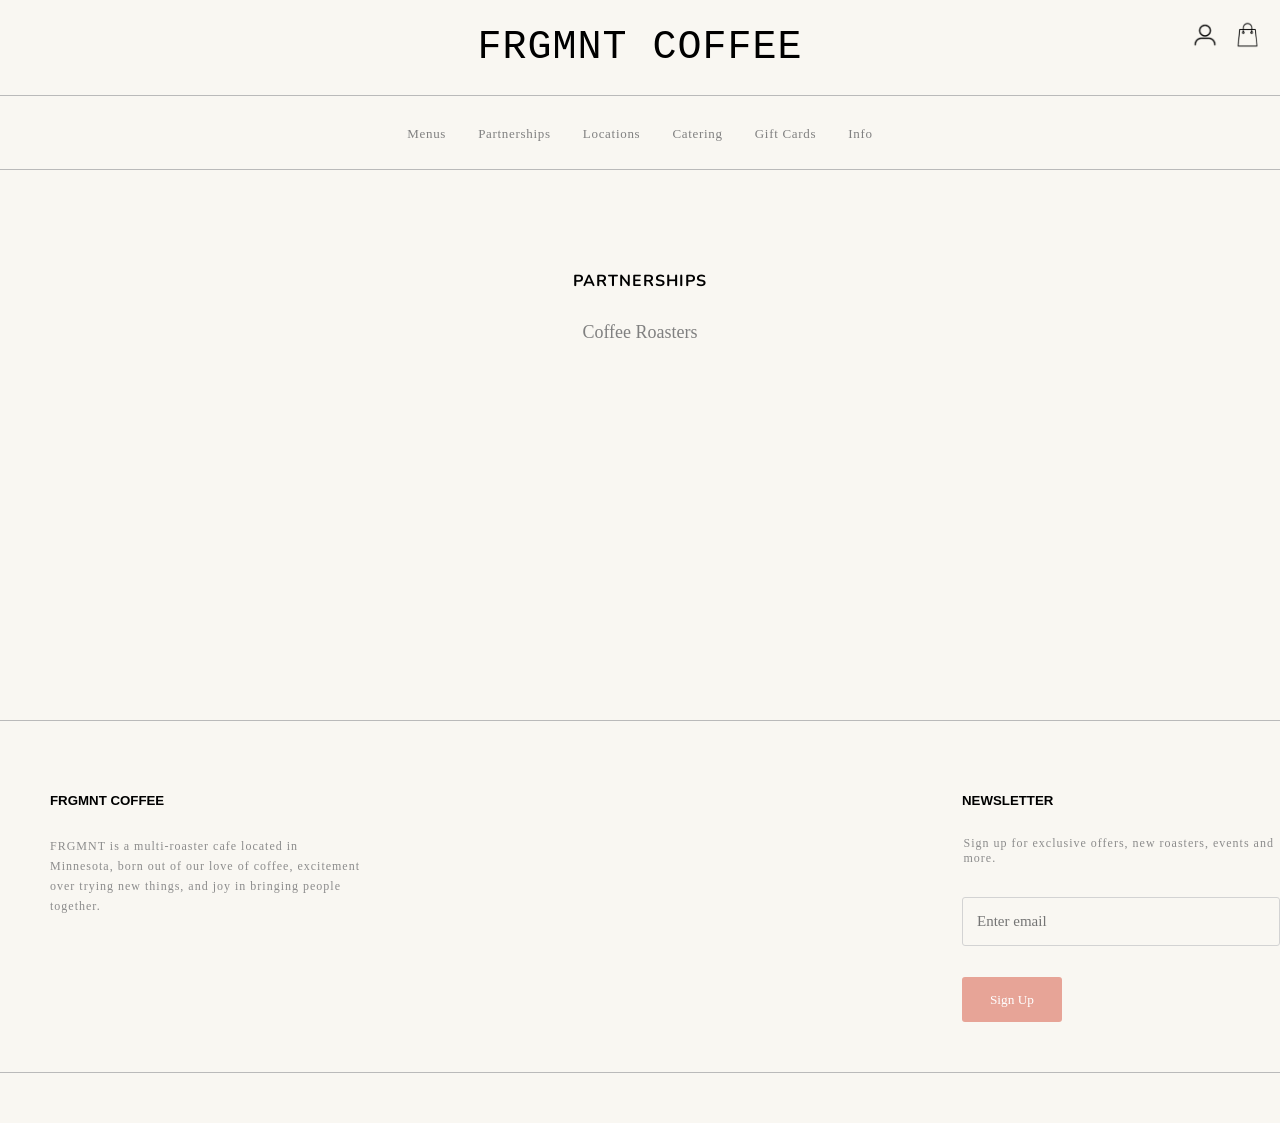
<file: partnership.html>
<!DOCTYPE html>
<html lang="en">
<head>
    <meta charset="UTF-8">
    <meta name="viewport" content="width=device-width, initial-scale=1.0">
    <link rel="stylesheet" href="style.css">
    <link rel="stylesheet" href="beverages.css">
    <link rel="stylesheet" href="frgmnt-fares.css">
    <link rel="stylesheet" href="north-loop.css">
    <link rel="stylesheet" href="partnerhips.css">
    <link rel="preconnect" href="https://fonts.googleapis.com">
    <link rel="preconnect" href="https://fonts.gstatic.com" crossorigin>
    <link href="https://fonts.googleapis.com/css2?family=Nunito:ital,wght@0,200..1000;1,200..1000&display=swap" rel="stylesheet">
    <title>Partnerships</title>
    <script src="website.js"></script>
</head>
<body>
    <div class="topSection">
        <header class="header">
            <h1><a href="index.html">FRGMNT COFFEE</a></h1>
            <a href="shopping-cart.html">
                <img class="shopping-bag" src="images/black-bag.png" alt="Cart">
            </a>
            <a href="profile.html">
                <img class="profile-icon" src="images/user-black.png" alt="Profile">
            </a>
        </header>
        <hr>
        <nav class="topNav">
            <div class="dropdown">
                <a href="#">Menus</a>
                <div class="options-dropdown">
                    <a href="beverages.html">Beverages</a>
                    <a href="frgmnt-fares.html">FRGMNT Fares</a>
                </div>
            </div>
                <a href="partnership.html">Partnerships</a>
            <div class="dropdown">
                <a href="#">Locations</a>
                <div class="options-dropdown">
                    <a href="north-loop.html">North Loop</a>
                    <a href="eden-prairie.html">Eden Prairie</a>
                    <a href="st-anthony-main.html">St. Anthony Main</a>
                    <a href="mill-district.html">Mill District</a>
                    <a href="skyway.html">Skyway</a>
                </div>
            </div>
                <a href="catering.html">Catering</a>
                <a href="gift-cards.html">Gift Cards</a>
            <div class="dropdown">
                <a href="about.html">Info</a> 
                <div class="options-dropdown">
                    <a href="about.html">About</a>
                    <a href="jobs.html">Jobs</a>
                    <a href="contact.html">Contact</a>
                </div>
            </div>
        </nav>
        <hr>
    </div>

    <article class="middle-section">
        <section class="about">
            <h2>PARTNERSHIPS</h2>
            <h3>Coffee Roasters</h3>
        </section>
    </article>

    <hr>
    <footer class="bottom">
        <div class="bottomLeft">
            <h5>FRGMNT COFFEE</h5>
            <p>FRGMNT is a multi-roaster cafe located in Minnesota, born out of our love
             of coffee, excitement over trying new things, and joy in bringing people together.</p>
        </div>
        <div class="bottomRight">
            <h5>NEWSLETTER</h5>
            <p>Sign up for exclusive offers, new roasters, events and more.</p>
            <form onsubmit="validateEmail(event)">
                <input type="text" id="email" name="email" placeholder="Enter email">
                <br>
                <p id="error" style="color:rgb(199, 120, 120);"></p>
                <button type="submit">Sign Up</button>
            </form>
        </div>
    </footer>
    <hr>
</body>
</html>
</file>
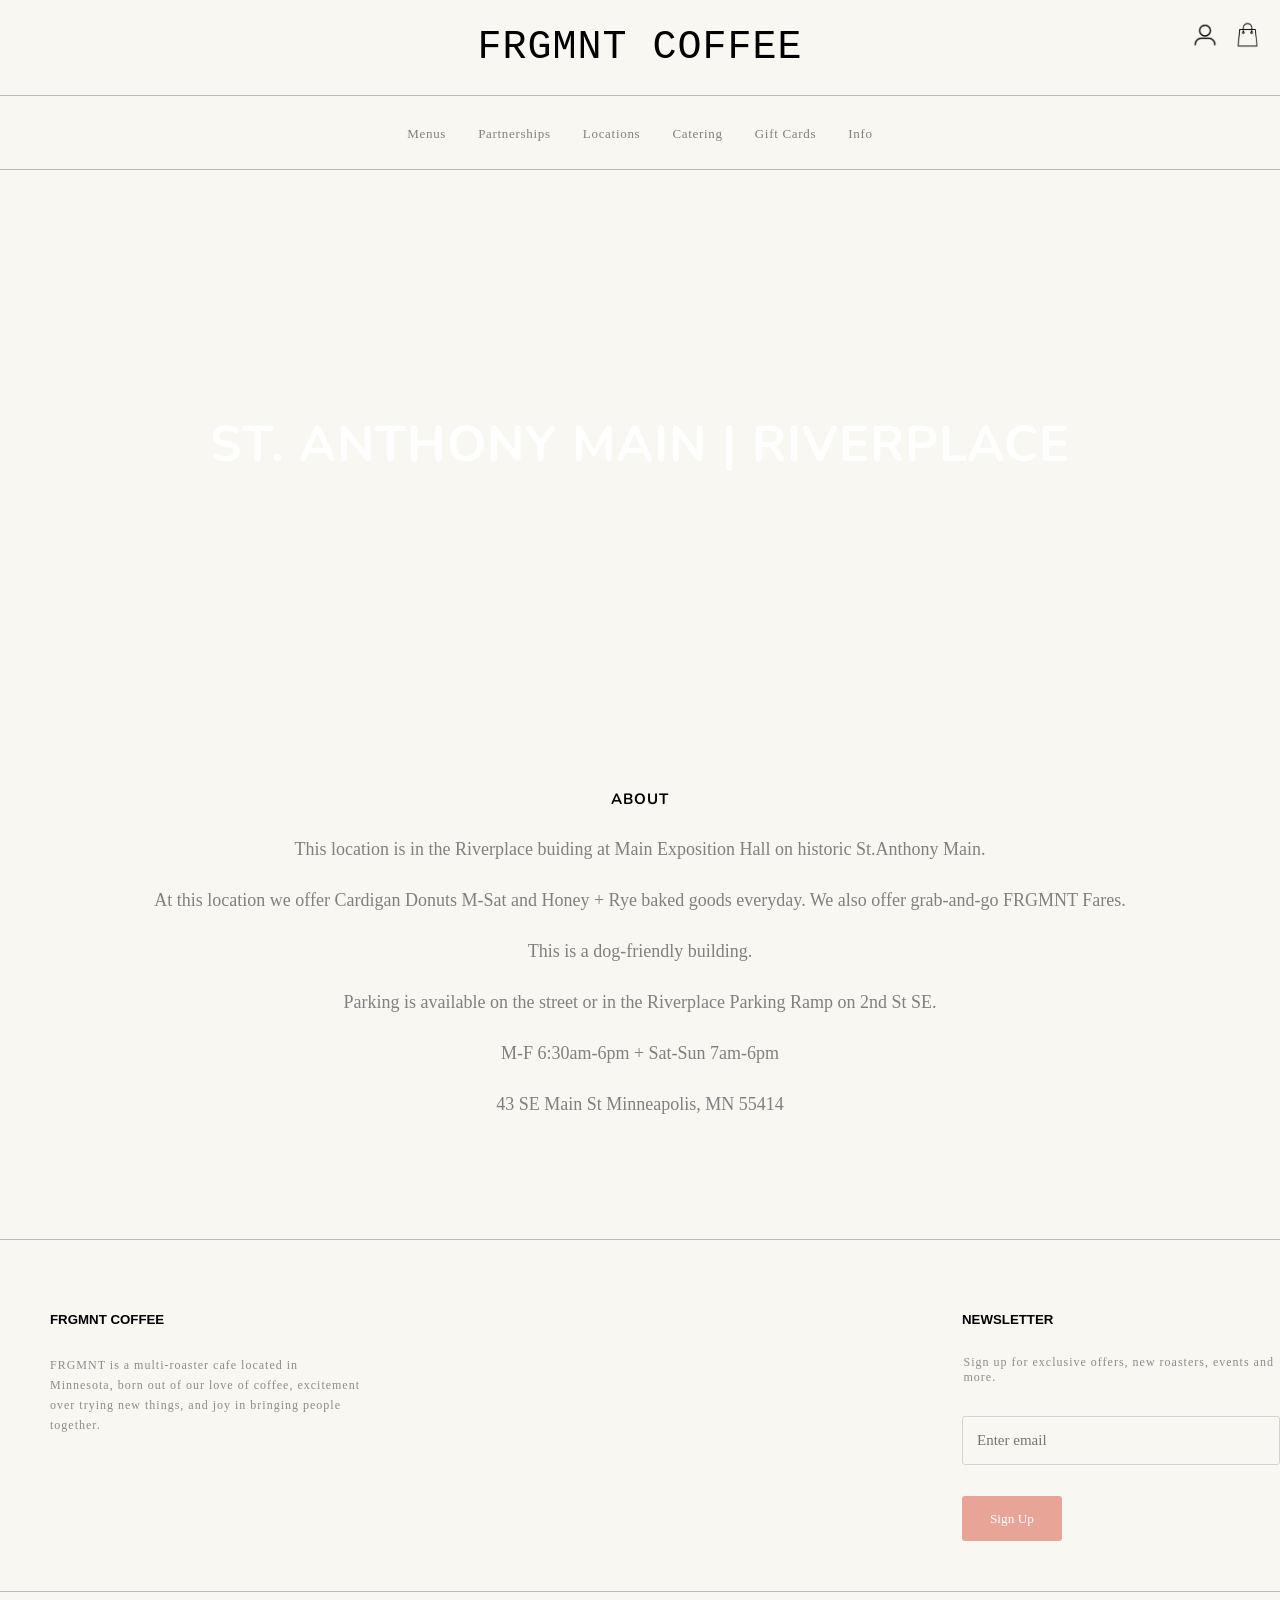
<file: st-anthony-main.html>
<!DOCTYPE html>
<html lang="en">
<head>
    <meta charset="UTF-8">
    <meta name="viewport" content="width=device-width, initial-scale=1.0">
    <link rel="stylesheet" href="style.css">
    <link rel="stylesheet" href="beverages.css">
    <link rel="stylesheet" href="frgmnt-fares.css">
    <link rel="stylesheet" href="north-loop.css">
    <link rel="stylesheet" href="st-anthony-main.css">
    <link rel="preconnect" href="https://fonts.googleapis.com">
    <link rel="preconnect" href="https://fonts.gstatic.com" crossorigin>
    <link href="https://fonts.googleapis.com/css2?family=Nunito:ital,wght@0,200..1000;1,200..1000&display=swap" rel="stylesheet">
    <title>St. Anthony Main</title>
    <script src="website.js"></script>
</head>
<body>
    <div class="topSection">
        <header class="header">
            <h1><a href="index.html">FRGMNT COFFEE</a></h1>
            <a href="shopping-cart.html">
                <img class="shopping-bag" src="images/black-bag.png" alt="Cart">
            </a>
            <a href="profile.html">
                <img class="profile-icon" src="images/user-black.png" alt="Profile">
            </a>
        </header>
        <hr>
        <nav class="topNav">
            <div class="dropdown">
                <a href="#">Menus</a>
                <div class="options-dropdown">
                    <a href="beverages.html">Beverages</a>
                    <a href="frgmnt-fares.html">FRGMNT Fares</a>
                </div>
            </div>
                <a href="partnership.html">Partnerships</a>
            <div class="dropdown">
                <a href="#">Locations</a>
                <div class="options-dropdown">
                    <a href="north-loop.html">North Loop</a>
                    <a href="eden-prairie.html">Eden Prairie</a>
                    <a href="st-anthony-main.html">St. Anthony Main</a>
                    <a href="mill-district.html">Mill District</a>
                    <a href="skyway.html">Skyway</a>
                </div>
            </div>
                <a href="catering.html">Catering</a>
                <a href="gift-cards.html">Gift Cards</a>
            <div class="dropdown">
                <a href="about.html">Info</a>
                <div class="options-dropdown">
                    <a href="about.html">About</a>
                    <a href="jobs.html">Jobs</a>
                    <a href="contact.html">Contact</a>
                </div>
            </div>
        </nav>
        <hr>
        <section class="img-section">
            <h1>ST. ANTHONY MAIN | RIVERPLACE</h1>
        </section>
    </div>

    <article class="middle-section">
        <section class="about">
            <h2>ABOUT</h2>
            <h3>This location is in the Riverplace buiding at Main Exposition Hall on historic St.Anthony Main.</h3>
            <h3>At this location we offer Cardigan Donuts M-Sat and Honey + Rye baked goods everyday. We also offer grab-and-go FRGMNT Fares.</h3>    
            <h3>This is a dog-friendly building.</h3>
            <h3>Parking is available on the street or in the Riverplace Parking Ramp on 2nd St SE.</h3>
            <h3>M-F 6:30am-6pm + Sat-Sun 7am-6pm</h3>
            <h3>43 SE Main St Minneapolis, MN 55414</h3>
        </section>
    </article>

    <hr>
    <footer class="bottom">
        <div class="bottomLeft">
            <h5>FRGMNT COFFEE</h5>
            <p>FRGMNT is a multi-roaster cafe located in Minnesota, born out of our love
             of coffee, excitement over trying new things, and joy in bringing people together.</p>
        </div>
        <div class="bottomRight">
            <h5>NEWSLETTER</h5>
            <p>Sign up for exclusive offers, new roasters, events and more.</p>
            <form onsubmit="validateEmail(event)">
                <input type="text" id="email" name="email" placeholder="Enter email">
                <br>
                <p id="error" style="color:rgb(199, 120, 120);"></p>
                <button type="submit">Sign Up</button>
            </form>
        </div>
    </footer>
    <hr>
</body>
</html>
</file>
<file: style.css>
.header {
    display: relative;
    color: rgb(239, 228, 211);
    padding: 25px;
    text-align: center;
}

.header a {
    color: white;
    text-decoration: none;
    text-align: center;
    justify-content: center;
}

.shopping-bag {
    position: absolute;
    width: 25px;
    height: 30px;
    color: white;
    top: 20px;
    right: 20px;
}

.profile-icon {
    position: absolute;
    width: 30px;
    height: 30px;
    color: white;
    top: 20px;
    right: 60px;
}

.topSectionMain {
    background-image: url("https://frgmntcoffee.com/cdn/shop/files/tomorrow._1024x1024.jpg?v=1672955616");
    background-size: cover;
    min-height: 600px;
    padding: none;
}

h1 {
    font-size: 40px;
    color: white;
    margin: 0;
    font-family: monospace;
    font-weight: lighter;
    letter-spacing: 1px;
}

body {
    background-color: rgb(249, 247, 242);
    padding: 0;
    margin: 0;
}

.topNav{
    text-align: center;
    padding: 10px 16px;
    display: flex;
    justify-content: center;
}

.topNav a{
    color: white;
    text-align: center;
    padding: 20px 16px;
    text-decoration: none;
    font-family: 'Times New Roman', Times, serif;
    border-bottom: 2px solid transparent;
    padding-bottom: 5px;
    transition: border-color 0.3s ease;
    letter-spacing: 0.7px;
    font-size: 13px;
}

.topNav a:hover{ 
    color: #363636; 
    border-bottom: 2px solid #363636;
}

.dropdown {
    position: relative; 
    align-items: center;
    display: flex;
}

.options-dropdown {
    display: none;
    position: absolute;
    top: 100%; /* directly under "Menus" link */
    left: 0;
    background-color: white;
    min-width: 150px;
    box-shadow: 0px 8px 16px rgba(0,0,0,0.2);
    z-index: 1000;
}

.options-dropdown a {
    display: block;
    padding: 10px 20px;
    text-decoration: none;
    color: grey;
}

/* hover effect inside dropdown */
.options-dropdown a:hover {
    border: none;
    color: black;
    
}

.dropdown:hover .options-dropdown {
    display: block;
}

.pronounce {
    text-align: center;
    margin-top: 175px;
    justify-content: center;
}

.pronounce h1 {
    font-family: "Nunito";
    font-weight: bold;
    font-size: 40px;
}

.pronounce p {
    color: white;
    font-family: 'Times New Roman', Times, serif;
    font-size: 17px;
    letter-spacing: 0.5px;
}

.flex-container-main {
    display: grid;
    grid-template-columns: 1fr 1fr;
    row-gap: 50px;
    column-gap: 10px;
    margin: 20px;
    justify-items: center;
    align-items: center;
}

.box {
    width: 700px;
    height: 450px;
}

.box1 {
    background-image: url("https://frgmntcoffee.com/cdn/shop/files/website-09_1024x1024.jpg?v=1665602576");
    background-size: cover;
}

.box2 {
    background-image: url("https://frgmntcoffee.com/cdn/shop/files/EP_entry_1024x1024.jpg?v=1695992987");
    background-size: cover;
}

.box3 {
    background-image: url("https://frgmntcoffee.com/cdn/shop/files/FRGMNT_Main_1_1024x1024.jpg?v=1695993256");
    background-size: cover;
}

.box4 {
    background-image: url("https://frgmntcoffee.com/cdn/shop/files/MIll_Bar_1024x1024.jpg?v=1730828439");
    background-size: cover;
}

h2 {
    font-family: sans-serif;
    font-size: 15px;
    text-align: center;
    color: black;
    letter-spacing: 1px;
}

p {
    font-family: sans-serif;
    font-size: 12px;
    text-align: center;
    color: darkgrey;
    text-align: center;
    letter-spacing: 1px;
    padding-top: 8px;
}

.loc {
    color: black;
    font-size: 15px;
    text-align: center;
    font-family: sans-serif;
    padding-top: 80px;
    font-weight: normal;
}

.newLocation {
    display: flex;
    /* justify-content: center; */
    align-items: center;
    margin-top: 20px;
}
.newLocImg {
    background-image: url("https://frgmntcoffee.com/cdn/shop/files/shared235_1024x1024.jpg?v=1741138531");
    width: 700px;
    height: 750px;
    margin-left: 20px;
    margin-top: 50px;
    margin-bottom: 60px;
    background-size: cover;
}

.newLocDescription {
    flex: 1;
    padding-left: 150px;
    display: flex;
    flex-direction: column;

}

.newLocDescription * {
    margin: 0;
    padding: 0;
}

.newLocDescription h4 {
    font-family: sans-serif;
    color: black;
    font-size: 15px;
    margin-bottom: 20px;
    margin-top: 20px;
    margin-left: 0px;
    letter-spacing: 1px;
}

.newLocDescription h3 {
    font-family: 'Times New Roman', Times, serif;
    color: rgb(146, 146, 146);
    font-size: 13px;
    margin: 0;
    padding: 0;
    text-align: left;
    font-weight: lighter;
    letter-spacing: 0.7px;
}

.newLocDescription p {
    text-align: left;
    /* row-gap: 2px; */
    padding: 0px;
    font-family: 'Times New Roman', Times, serif;
    color: rgb(146, 146, 146);
    font-size: 12px;
    margin-bottom: 5px;
}

hr {
    background-color: rgb(186, 186, 186);
    height: 0.5px;
    border: none;
    margin-bottom: 50px;
    margin-top: 50px;
}

.bottom {
    display: flex;
}

.bottomLeft p {
    flex: 1;
    text-align: left;
    /* margin: 1.5px; */
    font-family: 'Times New Roman', Times, serif;
    color: rgb(140, 140, 140);
    line-height: 20px;
}

.bottomLeft {
    flex: 1;
    margin-left: 50px;
}

.bottomRight p {
    flex: 1;
    text-align: left;
    margin: 1.5px;
    font-family: 'Times New Roman', Times, serif;
    color: rgb(140, 140, 140);
}

.bottomRight {
    flex: 1;
    margin-left: 600px;
}

h5 {
    font-family: sans-serif;
    margin-bottom: 20px;
}

input {
    margin-top: 30px;
    height: 45px;
    width: 300px;
    border-radius: 3px;
    border: 1px solid lightgrey;
    padding-left: 14px; 
    font-family: 'Times New Roman', Times, serif;
    font-size: 15px;
    background-color: rgb(249, 247, 242);
    color: grey;
}

button {
    margin-top: 20px;
    background-color: rgb(231, 164, 151);
    height: 45px;
    width: 100px;
    border-radius: 3px;
    font-family: 'Times New Roman', Times, serif;
    border: none;
    color: white;
}

button:hover {
    background-color: black;
}
</file>
<file: beverages.css>
.topSection a {
    color: black;
    text-decoration: none;
}

.topSection {
    min-height: 200px;
    padding: 0;
}

.topSection hr {
    margin: 0;
}

.topSection h1 {
    color: black;
}

.topNav a {
    /* margin-top: 5px; */
    margin-bottom: 10px;
    color: grey;
}

/* .topNav {
    margin: 0;
} */

.middle-section {
    margin-top: 70px;
    justify-content: center;
    text-align: center;
    height: 1200px;
}

.coffee-offerings h1 {
    color: black;
    font-size: 16px;
    font-family: "Nunito";
    font-weight: bold;
}

.coffee-offerings p {
    font-family: 'Times New Roman', Times, serif;
    color: rgb(129, 129, 129);
    letter-spacing: 0.7px;

}

.coffee-types h2 {
    font-weight: 575;
    font-size: 14px;
    letter-spacing: 0.7px;
}

.tea-offerings h1 {
    color: black;
    font-size: 16px;
    font-family: "Nunito";
    font-weight: bold;
}

.tea-offerings p {
    font-family: 'Times New Roman', Times, serif;
    color: rgb(129, 129, 129);
    letter-spacing: 0.7px;

}

.tea-types h2 {
    font-weight: 575;
    font-size: 14px;
    letter-spacing: 0.7px;
}

.tea-types h3 {
    font-family: 'Times New Roman', Times, serif;
    margin: 25px 0 0 0;
    font-size: 13px;
    color: grey;
}

.flex-container {
    display: grid;
    grid-template-columns: 1fr 1fr;
    row-gap: 50px;
    column-gap: 10px;
    margin: 20px;
    margin-top: 60px;
    justify-items: center;
    align-items: center;
}
</file>
<file: frgmnt-fares.css>
.middle-section {
    height: 1500px;
}
.fare-info h1 {
    color: black;
    font-size: 18px;
    font-family: "Nunito";
    font-weight: bold;
}

.fare-info h2 {
    font-family: Georgia, 'Times New Roman', Times, serif;
    font-size: 16px;
    margin-top: 35px;
    margin-bottom: 0;
    color: grey;
    font-weight: 25;
    letter-spacing: 0.7px;
}

.fare-info h3 {
    font-family: Georgia, 'Times New Roman', Times, serif;
    font-size: 15px;
    font-style: italic;
    margin: 10px 0 0 0;
    color: grey;
    font-weight: 25;
    letter-spacing: 0.7px;
}

.fare-info h4 {
    font-family: Georgia, 'Times New Roman', Times, serif;
    font-size: 11px;
    margin: 35px;
    color: grey;
    font-weight: 25;
    letter-spacing: 0.9px;
}

.flex-container-food {
    display: flex;
    gap: 30px;
    margin: 100px;
    align-items: stretch;
    justify-content: center;
    flex-wrap: nowrap;
}

.box1-food {
    width: 800px;
    height: 450px;
    background-image: url("https://frgmntcoffee.com/cdn/shop/files/DSC00979_1024x1024.jpg?v=1771012483");
    background-size: cover;
    background-position: center;
    flex-shrink: 0;
}

.box2-food {
    width: 550px;
    height: 450px;
    background-image: url("https://frgmntcoffee.com/cdn/shop/files/DSC01009_1024x1024.jpg?v=1771012512");
    background-size: cover;
    background-position: center;
    flex-shrink: 0;
}
</file>
<file: north-loop.css>
.img-section {
    margin: 0;
    height: 550px;
    width: 100%;
    background-image: url("images/north-loop.png");
    background-size: cover;
    display: flex;             /* Make the section a flex container */
    justify-content: center;   /* Center horizontally */
    align-items: center;       /* Center vertically */
}

.img-section h1 {
    color: white;
    margin: 0;                
    font-family: "Nunito"; 
    font-size: 50px;
    letter-spacing: 1px;
    font-weight: 700;
}

.middle-section h2 {
    font-family: "Nunito";
}

.middle-section {
    height: 400px;
}

.about {
    width: 80%;
    margin: 0 auto;
}
.about h3 {
    margin: 30px 0 0 0;
    color: grey;
    font-weight: 100;
    font-size: 18px;
}
</file>
<file: about.css>
h3 {
        
}
</file>
<file: eden-prairie.css>
.img-section {
    background-image: url("https://frgmntcoffee.com/cdn/shop/files/website-13_1024x1024.jpg?v=1665602780");
}
</file>
<file: mill-district.css>
.img-section {
    background-image: url("images/Screenshot\ 2026-03-26\ at\ 12.08.16\ PM.png");
}
</file>
<file: partnerhips.css>
.middle-section h2 {
    font-size: 16px;
}

.middle-section h3 {
    font-weight: 200;
}
</file>
<file: st-anthony-main.css>
.img-section {
    background-image: url("https://frgmntcoffee.com/cdn/shop/files/FRGMNT_Main_1_1024x1024.jpg?v=1695993256");
}
</file>
